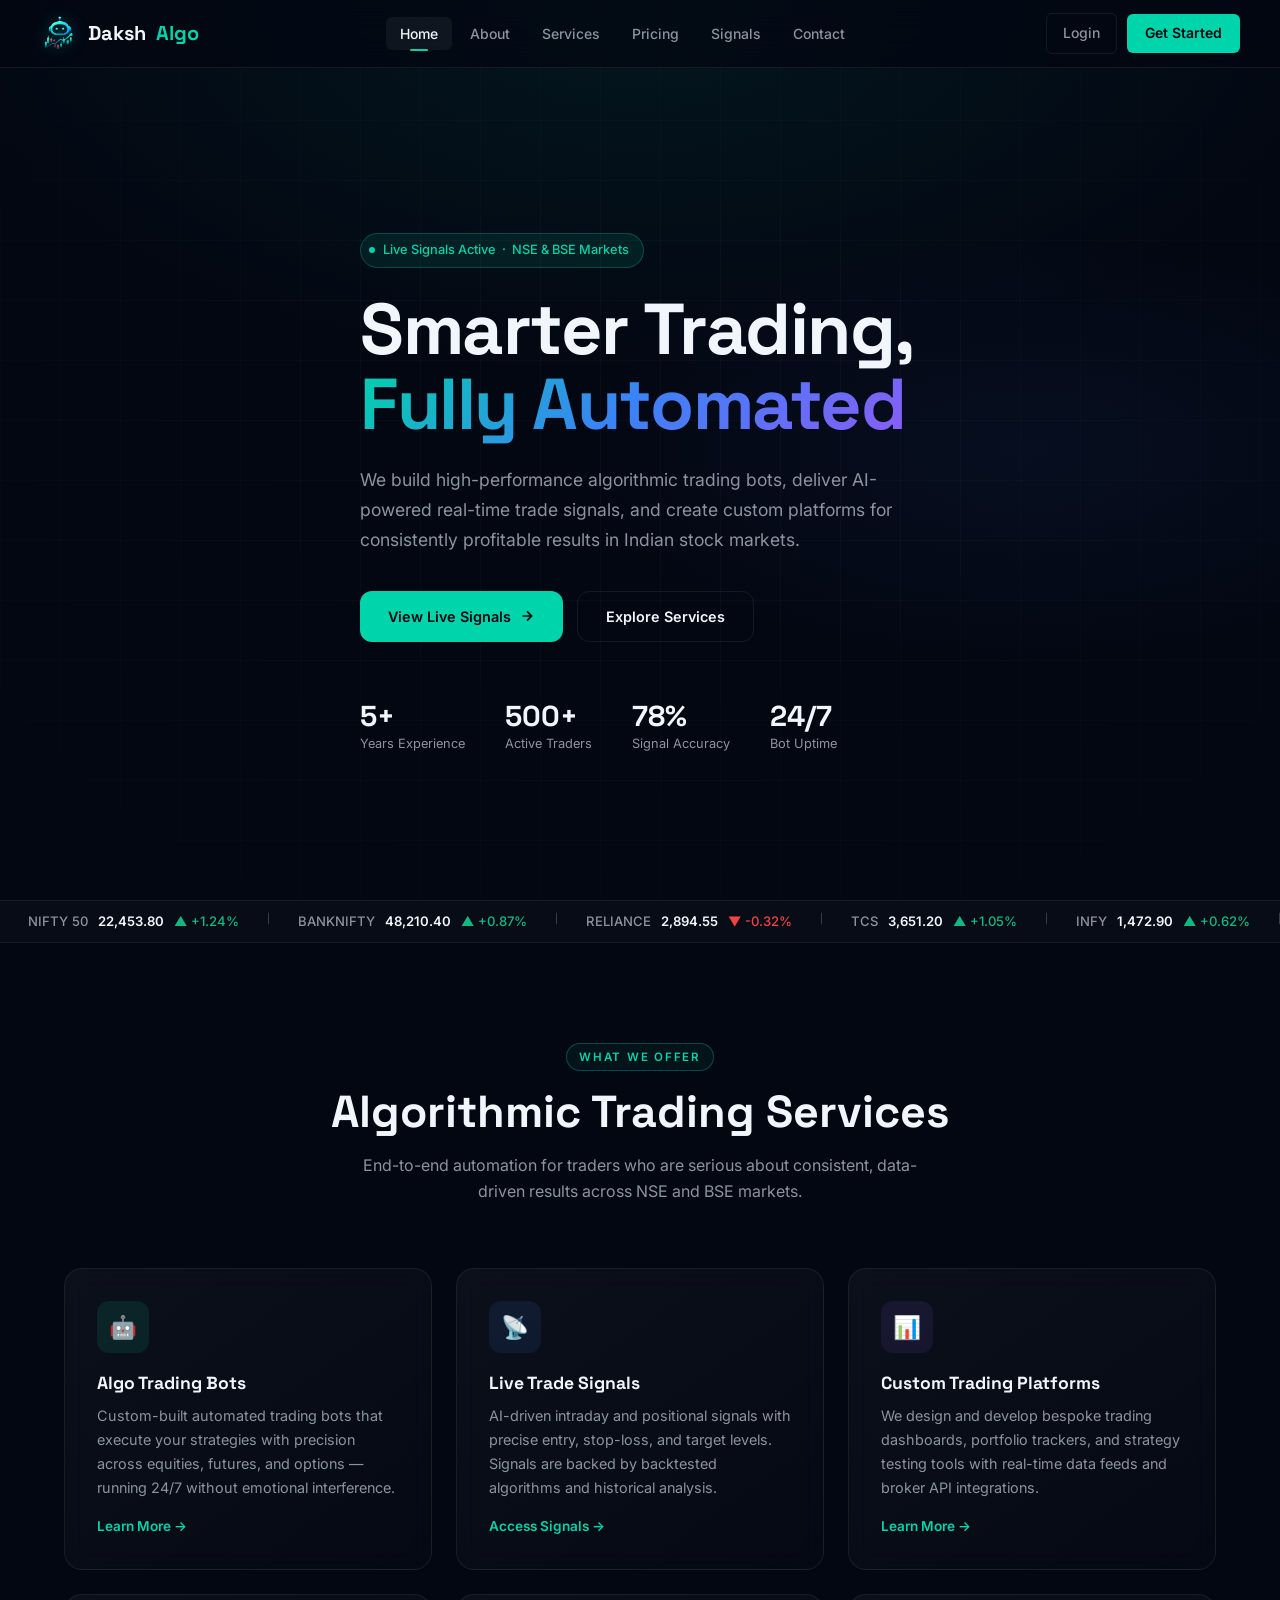
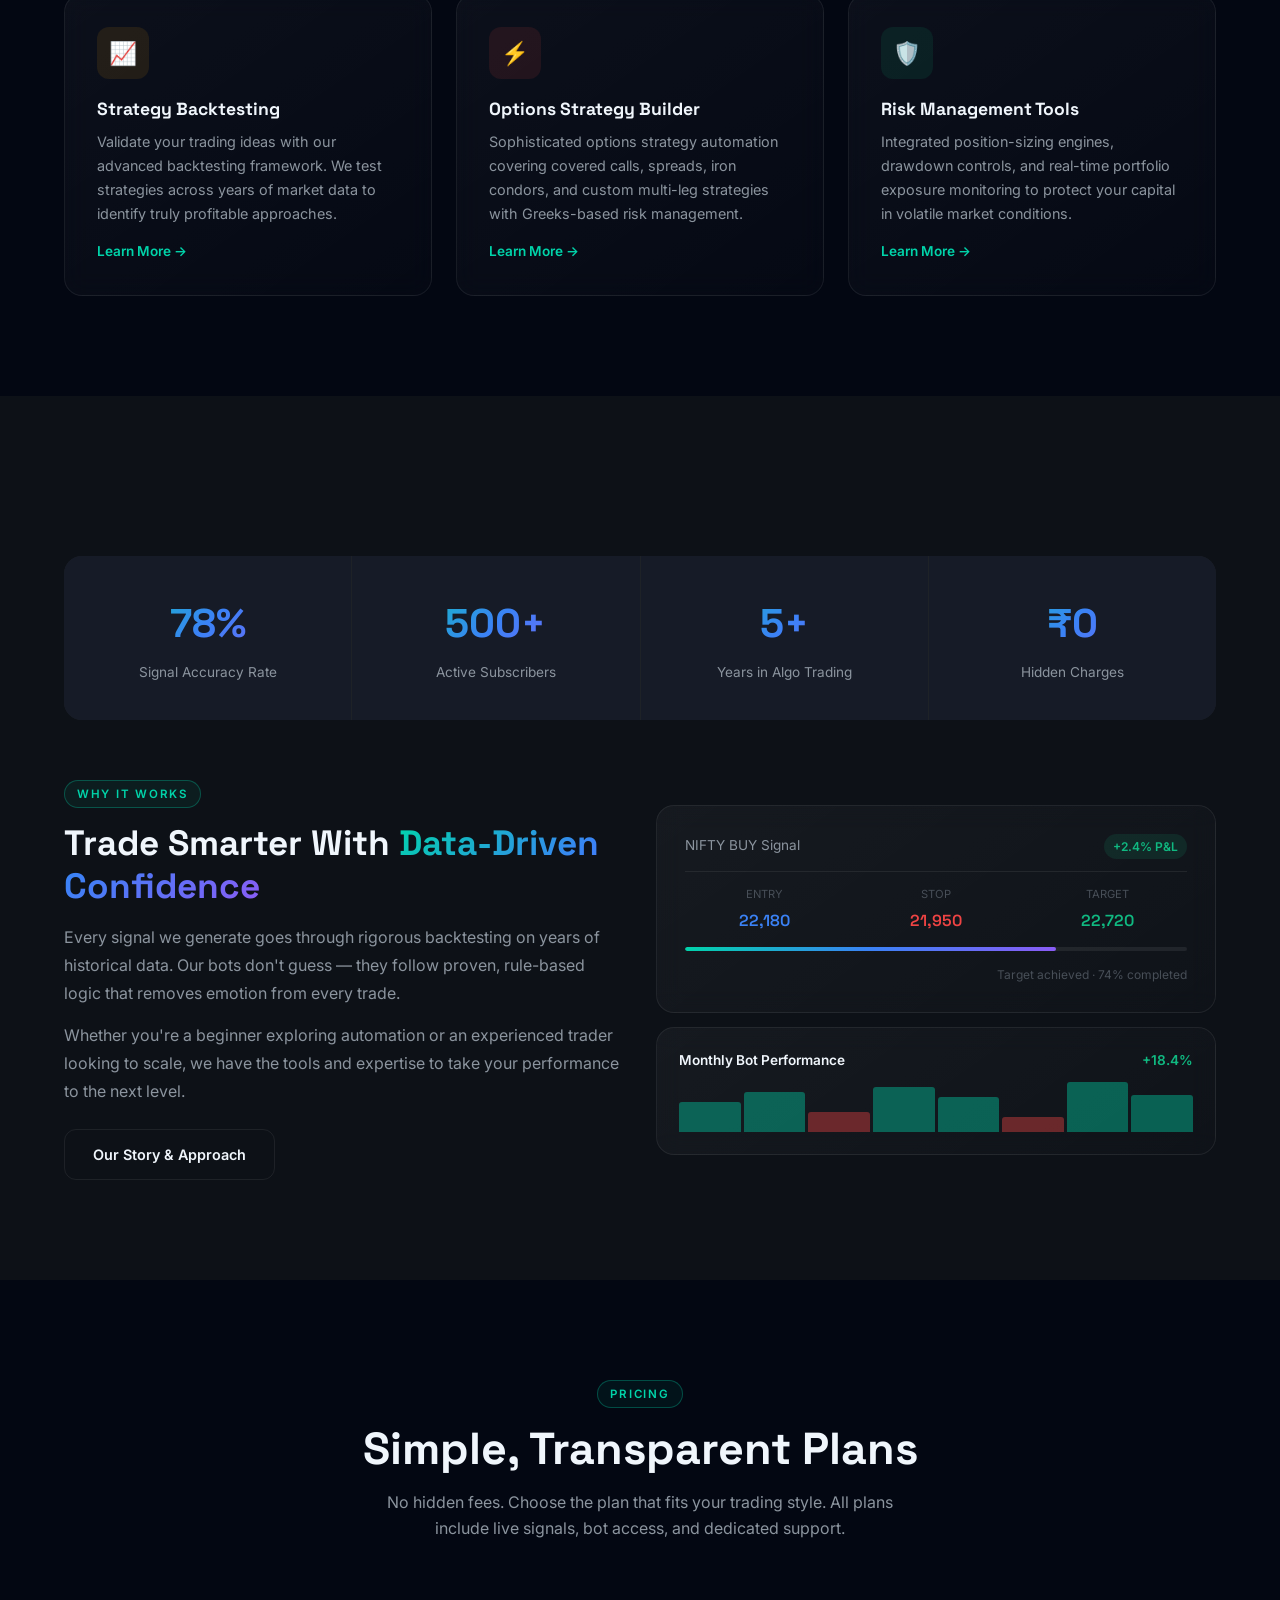
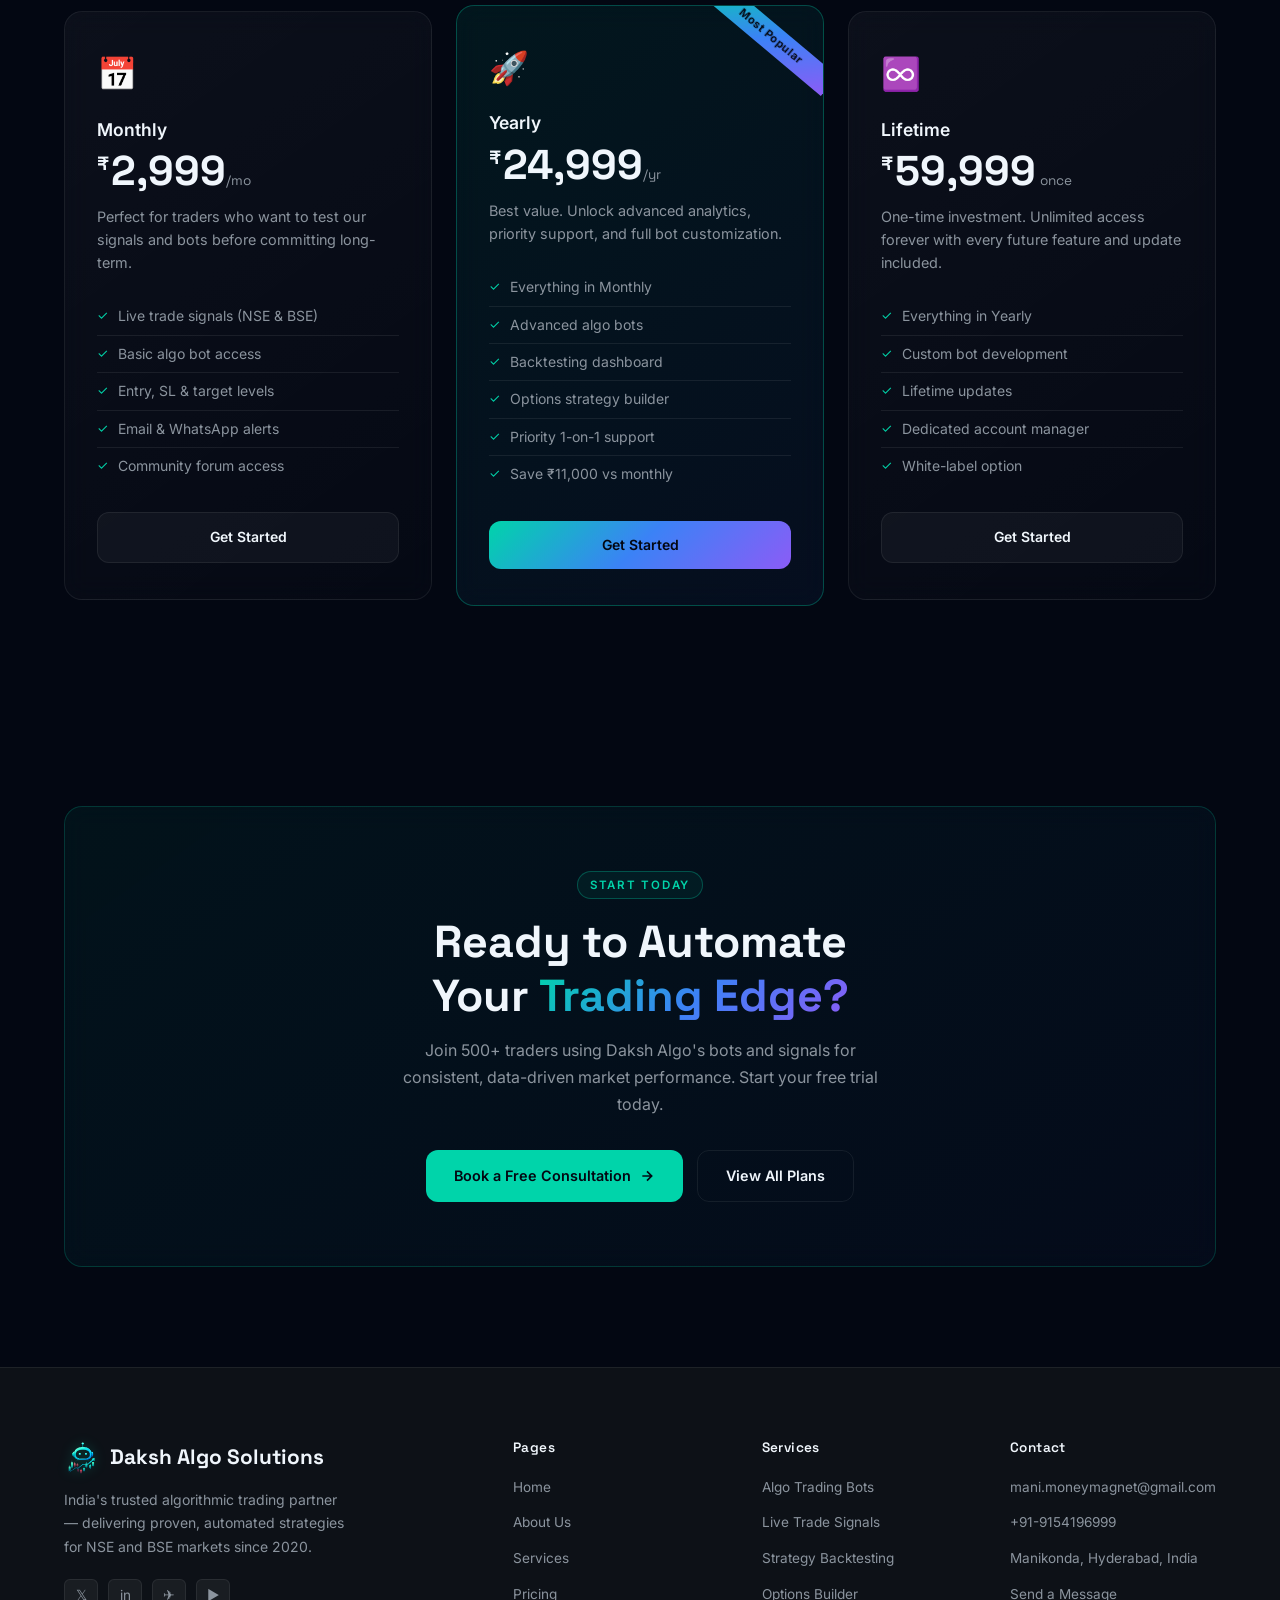
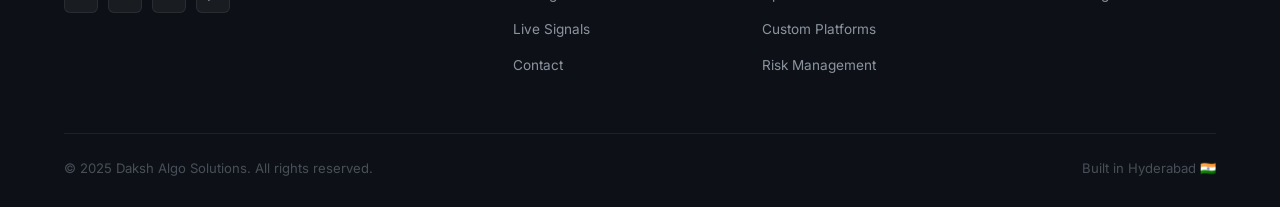
<file: index.html>
<!DOCTYPE html>
<html lang="en">
<head>
  <link rel="icon" type="image/png" href="src/Logo.png">
  <meta charset="UTF-8">
  <meta name="viewport" content="width=device-width, initial-scale=1">
  <meta name="description" content="Daksh Algo Solutions delivers algorithmic trading bots, AI-powered trade signals, and custom automated trading software for smarter investing.">
  <meta name="keywords" content="algorithmic trading, automated trading bots, stock market signals, algo trading India, trading software, NSE BSE signals">
  <meta property="og:title" content="Daksh Algo Solutions | Algorithmic Trading Services">
  <meta property="og:description" content="Smarter algorithmic trading — automated bots, real-time trade signals, and custom platforms built for Indian markets.">
  <title>Daksh Algo Solutions | Algorithmic Trading Services</title>
  <link rel="stylesheet" href="styles.css">
  <link rel="preconnect" href="https://fonts.googleapis.com">
  <link rel="preconnect" href="https://fonts.gstatic.com" crossorigin>
  <link href="https://fonts.googleapis.com/css2?family=Inter:wght@300;400;500;600;700;800;900&family=Space+Grotesk:wght@400;500;600;700&display=swap" rel="stylesheet">
</head>
<body>

  <!-- ====== NAVBAR ====== -->
  <nav class="site-nav" id="siteNav">
    <div class="nav-inner">
      <a class="nav-brand" href="index.html">
        <img src="src/Logo.png" alt="Daksh Algo Logo" class="brand-logo">
        Daksh <span class="accent">Algo</span>
      </a>

      <ul class="nav-links" id="navLinks">
        <li><a href="index.html" class="active">Home</a></li>
        <li><a href="about.html">About</a></li>
        <li><a href="services.html">Services</a></li>
        <li><a href="pricing.html">Pricing</a></li>
        <li><a href="signals.html">Signals</a></li>
        <li><a href="contact.html">Contact</a></li>
      </ul>

      <div class="nav-cta">
        <a href="signals.html" class="btn-nav-login">Login</a>
        <a href="contact.html" class="btn-nav-start">Get Started</a>
        <button class="nav-toggle" id="navToggle" aria-label="Menu">
          <span></span><span></span><span></span>
        </button>
      </div>
    </div>
  </nav>

  <!-- ====== HERO ====== -->
  <section class="hero-home page-content">
    <div class="hero-bg"></div>
    <div class="hero-overlay"></div>
    <div class="hero-grid-lines"></div>

    <div class="container hero-inner">
      <div class="hero-badge fade-up">
        <span class="dot"></span>
        Live Signals Active &nbsp;·&nbsp; NSE &amp; BSE Markets
      </div>

      <h1 class="hero-title fade-up delay-1">
        Smarter Trading,<br>
        <span class="gradient-text">Fully Automated</span>
      </h1>

      <p class="hero-subtitle fade-up delay-2">
        We build high-performance algorithmic trading bots, deliver AI-powered real-time trade signals, and create custom platforms for consistently profitable results in Indian stock markets.
      </p>

      <div class="hero-actions fade-up delay-3">
        <a href="signals.html" class="btn-primary">
          View Live Signals
          <svg width="16" height="16" viewBox="0 0 24 24" fill="none" stroke="currentColor" stroke-width="2.5"><path d="M5 12h14M12 5l7 7-7 7"/></svg>
        </a>
        <a href="services.html" class="btn-secondary">Explore Services</a>
      </div>

      <div class="hero-stats fade-up delay-4">
        <div class="hero-stat-item">
          <div class="stat-number" id="counterTrades">5+</div>
          <div class="stat-label">Years Experience</div>
        </div>
        <div class="hero-stat-item">
          <div class="stat-number">500+</div>
          <div class="stat-label">Active Traders</div>
        </div>
        <div class="hero-stat-item">
          <div class="stat-number">78%</div>
          <div class="stat-label">Signal Accuracy</div>
        </div>
        <div class="hero-stat-item">
          <div class="stat-number">24/7</div>
          <div class="stat-label">Bot Uptime</div>
        </div>
      </div>
    </div>
  </section>

  <!-- ====== LIVE TICKER ====== -->
  <div class="ticker-wrap">
    <div class="ticker-track" id="tickerTrack">
      <span class="ticker-item"><span class="ticker-sym">NIFTY 50</span><span class="ticker-price">22,453.80</span><span class="ticker-change up">▲ +1.24%</span></span>
      <span class="ticker-sep">|</span>
      <span class="ticker-item"><span class="ticker-sym">BANKNIFTY</span><span class="ticker-price">48,210.40</span><span class="ticker-change up">▲ +0.87%</span></span>
      <span class="ticker-sep">|</span>
      <span class="ticker-item"><span class="ticker-sym">RELIANCE</span><span class="ticker-price">2,894.55</span><span class="ticker-change down">▼ -0.32%</span></span>
      <span class="ticker-sep">|</span>
      <span class="ticker-item"><span class="ticker-sym">TCS</span><span class="ticker-price">3,651.20</span><span class="ticker-change up">▲ +1.05%</span></span>
      <span class="ticker-sep">|</span>
      <span class="ticker-item"><span class="ticker-sym">INFY</span><span class="ticker-price">1,472.90</span><span class="ticker-change up">▲ +0.62%</span></span>
      <span class="ticker-sep">|</span>
      <span class="ticker-item"><span class="ticker-sym">HDFC BANK</span><span class="ticker-price">1,682.30</span><span class="ticker-change down">▼ -0.18%</span></span>
      <span class="ticker-sep">|</span>
      <span class="ticker-item"><span class="ticker-sym">ICICI BANK</span><span class="ticker-price">1,124.75</span><span class="ticker-change up">▲ +0.94%</span></span>
      <span class="ticker-sep">|</span>
      <span class="ticker-item"><span class="ticker-sym">WIPRO</span><span class="ticker-price">456.80</span><span class="ticker-change up">▲ +0.41%</span></span>
      <span class="ticker-sep">|</span>
      <span class="ticker-item"><span class="ticker-sym">NIFTY 50</span><span class="ticker-price">22,453.80</span><span class="ticker-change up">▲ +1.24%</span></span>
      <span class="ticker-sep">|</span>
      <span class="ticker-item"><span class="ticker-sym">BANKNIFTY</span><span class="ticker-price">48,210.40</span><span class="ticker-change up">▲ +0.87%</span></span>
      <span class="ticker-sep">|</span>
      <span class="ticker-item"><span class="ticker-sym">RELIANCE</span><span class="ticker-price">2,894.55</span><span class="ticker-change down">▼ -0.32%</span></span>
      <span class="ticker-sep">|</span>
      <span class="ticker-item"><span class="ticker-sym">TCS</span><span class="ticker-price">3,651.20</span><span class="ticker-change up">▲ +1.05%</span></span>
      <span class="ticker-sep">|</span>
      <span class="ticker-item"><span class="ticker-sym">INFY</span><span class="ticker-price">1,472.90</span><span class="ticker-change up">▲ +0.62%</span></span>
      <span class="ticker-sep">|</span>
      <span class="ticker-item"><span class="ticker-sym">HDFC BANK</span><span class="ticker-price">1,682.30</span><span class="ticker-change down">▼ -0.18%</span></span>
      <span class="ticker-sep">|</span>
      <span class="ticker-item"><span class="ticker-sym">ICICI BANK</span><span class="ticker-price">1,124.75</span><span class="ticker-change up">▲ +0.94%</span></span>
      <span class="ticker-sep">|</span>
      <span class="ticker-item"><span class="ticker-sym">WIPRO</span><span class="ticker-price">456.80</span><span class="ticker-change up">▲ +0.41%</span></span>
    </div>
  </div>

  <!-- ====== SERVICES OVERVIEW ====== -->
  <section class="section">
    <div class="container">
      <div class="section-header">
        <div class="section-label fade-up">What We Offer</div>
        <h2 class="fade-up delay-1">Algorithmic Trading Services</h2>
        <p class="fade-up delay-2">End-to-end automation for traders who are serious about consistent, data-driven results across NSE and BSE markets.</p>
      </div>

      <div class="services-grid">
        <div class="glass-card service-card fade-up">
          <div class="service-icon" style="background: rgba(0,212,170,0.1);">🤖</div>
          <h3>Algo Trading Bots</h3>
          <p>Custom-built automated trading bots that execute your strategies with precision across equities, futures, and options — running 24/7 without emotional interference.</p>
          <a href="services.html" class="service-link">Learn More →</a>
        </div>

        <div class="glass-card service-card fade-up delay-1">
          <div class="service-icon" style="background: rgba(59,130,246,0.1);">📡</div>
          <h3>Live Trade Signals</h3>
          <p>AI-driven intraday and positional signals with precise entry, stop-loss, and target levels. Signals are backed by backtested algorithms and historical analysis.</p>
          <a href="signals.html" class="service-link">Access Signals →</a>
        </div>

        <div class="glass-card service-card fade-up delay-2">
          <div class="service-icon" style="background: rgba(139,92,246,0.1);">📊</div>
          <h3>Custom Trading Platforms</h3>
          <p>We design and develop bespoke trading dashboards, portfolio trackers, and strategy testing tools with real-time data feeds and broker API integrations.</p>
          <a href="services.html" class="service-link">Learn More →</a>
        </div>

        <div class="glass-card service-card fade-up delay-3">
          <div class="service-icon" style="background: rgba(245,158,11,0.1);">📈</div>
          <h3>Strategy Backtesting</h3>
          <p>Validate your trading ideas with our advanced backtesting framework. We test strategies across years of market data to identify truly profitable approaches.</p>
          <a href="services.html" class="service-link">Learn More →</a>
        </div>

        <div class="glass-card service-card fade-up delay-1">
          <div class="service-icon" style="background: rgba(239,68,68,0.1);">⚡</div>
          <h3>Options Strategy Builder</h3>
          <p>Sophisticated options strategy automation covering covered calls, spreads, iron condors, and custom multi-leg strategies with Greeks-based risk management.</p>
          <a href="services.html" class="service-link">Learn More →</a>
        </div>

        <div class="glass-card service-card fade-up delay-2">
          <div class="service-icon" style="background: rgba(16,185,129,0.1);">🛡️</div>
          <h3>Risk Management Tools</h3>
          <p>Integrated position-sizing engines, drawdown controls, and real-time portfolio exposure monitoring to protect your capital in volatile market conditions.</p>
          <a href="services.html" class="service-link">Learn More →</a>
        </div>
      </div>
    </div>
  </section>

  <!-- ====== STATS ====== -->
  <section class="section section-alt">
    <div class="container">
      <div class="stats-bar fade-up">
        <div class="stat-block">
          <div class="big-number">78%</div>
          <div class="stat-desc">Signal Accuracy Rate</div>
        </div>
        <div class="stat-block">
          <div class="big-number">500+</div>
          <div class="stat-desc">Active Subscribers</div>
        </div>
        <div class="stat-block">
          <div class="big-number">5+</div>
          <div class="stat-desc">Years in Algo Trading</div>
        </div>
        <div class="stat-block">
          <div class="big-number">₹0</div>
          <div class="stat-desc">Hidden Charges</div>
        </div>
      </div>

      <div style="display: grid; grid-template-columns: 1fr 1fr; gap: 32px; align-items: center;">
        <div class="fade-up">
          <div class="section-label">Why It Works</div>
          <h2 style="font-size: clamp(1.5rem, 3.5vw, 2.2rem); margin-bottom: 16px;">Trade Smarter With <span class="gradient-text">Data-Driven Confidence</span></h2>
          <p style="color: var(--text-secondary); line-height: 1.75; margin-bottom: 14px;">
            Every signal we generate goes through rigorous backtesting on years of historical data. Our bots don't guess — they follow proven, rule-based logic that removes emotion from every trade.
          </p>
          <p style="color: var(--text-secondary); line-height: 1.75; margin-bottom: 24px;">
            Whether you're a beginner exploring automation or an experienced trader looking to scale, we have the tools and expertise to take your performance to the next level.
          </p>
          <a href="about.html" class="btn-secondary">Our Story &amp; Approach</a>
        </div>

        <div class="fade-up delay-2">
          <div class="glass-card" style="padding: 28px;">
            <div style="display: flex; flex-direction: column; gap: 14px;">
              <div style="display: flex; justify-content: space-between; align-items: center; padding-bottom: 12px; border-bottom: 1px solid var(--color-border);">
                <span style="font-size: 0.85rem; color: var(--text-secondary);">NIFTY BUY Signal</span>
                <span style="font-size: 0.75rem; font-weight: 600; color: var(--color-success); background: rgba(16,185,129,0.12); padding: 3px 9px; border-radius: 100px;">+2.4% P&amp;L</span>
              </div>
              <div style="display: grid; grid-template-columns: 1fr 1fr 1fr; gap: 12px; text-align: center;">
                <div>
                  <div style="font-size: 0.7rem; color: var(--text-muted); text-transform: uppercase; margin-bottom: 4px;">Entry</div>
                  <div style="font-family: 'Space Grotesk'; font-size: 1rem; font-weight: 600; color: #3b82f6;">22,180</div>
                </div>
                <div>
                  <div style="font-size: 0.7rem; color: var(--text-muted); text-transform: uppercase; margin-bottom: 4px;">Stop</div>
                  <div style="font-family: 'Space Grotesk'; font-size: 1rem; font-weight: 600; color: #ef4444;">21,950</div>
                </div>
                <div>
                  <div style="font-size: 0.7rem; color: var(--text-muted); text-transform: uppercase; margin-bottom: 4px;">Target</div>
                  <div style="font-family: 'Space Grotesk'; font-size: 1rem; font-weight: 600; color: #10b981;">22,720</div>
                </div>
              </div>
              <div style="height: 4px; background: var(--color-border); border-radius: 2px; overflow: hidden;">
                <div style="width: 74%; height: 100%; background: var(--gradient-brand); border-radius: 2px;"></div>
              </div>
              <div style="font-size: 0.75rem; color: var(--text-muted); text-align: right;">Target achieved · 74% completed</div>
            </div>
          </div>

          <div class="glass-card" style="padding: 22px; margin-top: 14px;">
            <div style="display: flex; justify-content: space-between; margin-bottom: 10px;">
              <div style="font-size: 0.85rem; font-weight: 600;">Monthly Bot Performance</div>
              <div style="font-size: 0.85rem; color: var(--color-success); font-weight: 600;">+18.4%</div>
            </div>
            <div style="display: flex; gap: 3px; align-items: flex-end; height: 50px;">
              <div style="flex: 1; background: rgba(0,212,170,0.4); border-radius: 3px 3px 0 0; height: 60%;"></div>
              <div style="flex: 1; background: rgba(0,212,170,0.4); border-radius: 3px 3px 0 0; height: 80%;"></div>
              <div style="flex: 1; background: rgba(239,68,68,0.4); border-radius: 3px 3px 0 0; height: 40%;"></div>
              <div style="flex: 1; background: rgba(0,212,170,0.4); border-radius: 3px 3px 0 0; height: 90%;"></div>
              <div style="flex: 1; background: rgba(0,212,170,0.4); border-radius: 3px 3px 0 0; height: 70%;"></div>
              <div style="flex: 1; background: rgba(239,68,68,0.4); border-radius: 3px 3px 0 0; height: 30%;"></div>
              <div style="flex: 1; background: rgba(0,212,170,0.4); border-radius: 3px 3px 0 0; height: 100%;"></div>
              <div style="flex: 1; background: rgba(0,212,170,0.4); border-radius: 3px 3px 0 0; height: 75%;"></div>
            </div>
          </div>
        </div>
      </div>
    </div>
  </section>

  <!-- ====== PRICING PREVIEW ====== -->
  <section class="section">
    <div class="container">
      <div class="section-header">
        <div class="section-label fade-up">Pricing</div>
        <h2 class="fade-up delay-1">Simple, Transparent Plans</h2>
        <p class="fade-up delay-2">No hidden fees. Choose the plan that fits your trading style. All plans include live signals, bot access, and dedicated support.</p>
      </div>

      <div class="pricing-grid">
        <!-- Monthly -->
        <div class="glass-card pricing-card fade-up">
          <div class="plan-icon">📅</div>
          <div class="plan-name">Monthly</div>
          <div class="plan-price"><span class="currency">₹</span>2,999<span class="period">/mo</span></div>
          <div class="plan-desc">Perfect for traders who want to test our signals and bots before committing long-term.</div>
          <ul class="plan-features">
            <li><span class="check">✓</span> Live trade signals (NSE &amp; BSE)</li>
            <li><span class="check">✓</span> Basic algo bot access</li>
            <li><span class="check">✓</span> Entry, SL &amp; target levels</li>
            <li><span class="check">✓</span> Email &amp; WhatsApp alerts</li>
            <li><span class="check">✓</span> Community forum access</li>
          </ul>
          <a href="pricing.html" class="plan-btn">Get Started</a>
        </div>

        <!-- Yearly (Featured) -->
        <div class="glass-card pricing-card featured fade-up delay-1">
          <div class="plan-icon">🚀</div>
          <div class="plan-name">Yearly</div>
          <div class="plan-price"><span class="currency">₹</span>24,999<span class="period">/yr</span></div>
          <div class="plan-desc">Best value. Unlock advanced analytics, priority support, and full bot customization.</div>
          <ul class="plan-features">
            <li><span class="check">✓</span> Everything in Monthly</li>
            <li><span class="check">✓</span> Advanced algo bots</li>
            <li><span class="check">✓</span> Backtesting dashboard</li>
            <li><span class="check">✓</span> Options strategy builder</li>
            <li><span class="check">✓</span> Priority 1-on-1 support</li>
            <li><span class="check">✓</span> Save ₹11,000 vs monthly</li>
          </ul>
          <a href="pricing.html" class="plan-btn">Get Started</a>
        </div>

        <!-- Lifetime -->
        <div class="glass-card pricing-card fade-up delay-2">
          <div class="plan-icon">♾️</div>
          <div class="plan-name">Lifetime</div>
          <div class="plan-price"><span class="currency">₹</span>59,999<span class="period"> once</span></div>
          <div class="plan-desc">One-time investment. Unlimited access forever with every future feature and update included.</div>
          <ul class="plan-features">
            <li><span class="check">✓</span> Everything in Yearly</li>
            <li><span class="check">✓</span> Custom bot development</li>
            <li><span class="check">✓</span> Lifetime updates</li>
            <li><span class="check">✓</span> Dedicated account manager</li>
            <li><span class="check">✓</span> White-label option</li>
          </ul>
          <a href="pricing.html" class="plan-btn">Get Started</a>
        </div>
      </div>
    </div>
  </section>

  <!-- ====== CTA BANNER ====== -->
  <section class="section">
    <div class="container">
      <div class="glass-card" style="padding: 64px 48px; text-align: center; background: linear-gradient(145deg, rgba(0,212,170,0.06), rgba(59,130,246,0.04)); border-color: rgba(0,212,170,0.2);">
        <div class="section-label fade-up" style="margin: 0 auto 16px;">Start Today</div>
        <h2 style="font-size: clamp(1.8rem, 4vw, 2.8rem); margin-bottom: 14px;" class="fade-up delay-1">
          Ready to Automate<br>Your <span class="gradient-text">Trading Edge?</span>
        </h2>
        <p style="color: var(--text-secondary); max-width: 480px; margin: 0 auto 32px; line-height: 1.7;" class="fade-up delay-2">
          Join 500+ traders using Daksh Algo's bots and signals for consistent, data-driven market performance. Start your free trial today.
        </p>
        <div style="display: flex; gap: 14px; justify-content: center; flex-wrap: wrap;" class="fade-up delay-3">
          <a href="contact.html" class="btn-primary">
            Book a Free Consultation
            <svg width="16" height="16" viewBox="0 0 24 24" fill="none" stroke="currentColor" stroke-width="2.5"><path d="M5 12h14M12 5l7 7-7 7"/></svg>
          </a>
          <a href="pricing.html" class="btn-secondary">View All Plans</a>
        </div>
      </div>
    </div>
  </section>

  <!-- ====== FOOTER ====== -->
  <footer class="site-footer">
    <div class="container">
      <div class="footer-grid">
        <div class="footer-brand">
          <div class="brand-name">
            <img src="src/Logo.png" alt="Daksh Algo Logo" class="icon">
            Daksh Algo Solutions
          </div>
          <p>India's trusted algorithmic trading partner — delivering proven, automated strategies for NSE and BSE markets since 2020.</p>
          <div class="footer-socials">
            <a href="#" class="social-btn" aria-label="Twitter">𝕏</a>
            <a href="#" class="social-btn" aria-label="LinkedIn">in</a>
            <a href="#" class="social-btn" aria-label="Telegram">✈</a>
            <a href="#" class="social-btn" aria-label="YouTube">▶</a>
          </div>
        </div>

        <div class="footer-col">
          <h5>Pages</h5>
          <ul>
            <li><a href="index.html">Home</a></li>
            <li><a href="about.html">About Us</a></li>
            <li><a href="services.html">Services</a></li>
            <li><a href="pricing.html">Pricing</a></li>
            <li><a href="signals.html">Live Signals</a></li>
            <li><a href="contact.html">Contact</a></li>
          </ul>
        </div>

        <div class="footer-col">
          <h5>Services</h5>
          <ul>
            <li><a href="services.html">Algo Trading Bots</a></li>
            <li><a href="services.html">Live Trade Signals</a></li>
            <li><a href="services.html">Strategy Backtesting</a></li>
            <li><a href="services.html">Options Builder</a></li>
            <li><a href="services.html">Custom Platforms</a></li>
            <li><a href="services.html">Risk Management</a></li>
          </ul>
        </div>

        <div class="footer-col">
          <h5>Contact</h5>
          <ul>
            <li><a href="mailto:mani.moneymagnet@gmail.com">mani.moneymagnet@gmail.com</a></li>
            <li><a href="tel:+919154196999">+91-9154196999</a></li>
            <li><a href="#">Manikonda, Hyderabad, India</a></li>
            <li><a href="contact.html">Send a Message</a></li>
          </ul>
        </div>
      </div>

      <div class="footer-bottom">
        <span>© 2025 Daksh Algo Solutions. All rights reserved.</span>
        <span>Built in Hyderabad 🇮🇳</span>
      </div>
    </div>
  </footer>

  <script>
    // Navbar scroll effect
    const nav = document.getElementById('siteNav');
    window.addEventListener('scroll', () => {
      nav.classList.toggle('scrolled', window.scrollY > 40);
    });

    // Mobile menu toggle
    const toggle = document.getElementById('navToggle');
    const links  = document.getElementById('navLinks');
    toggle.addEventListener('click', () => {
      links.classList.toggle('open');
    });

    // Intersection Observer for fade-up animations
    const observer = new IntersectionObserver((entries) => {
      entries.forEach(e => {
        if (e.isIntersecting) {
          e.target.classList.add('visible');
          observer.unobserve(e.target);
        }
      });
    }, { threshold: 0.12 });

    document.querySelectorAll('.fade-up').forEach(el => observer.observe(el));
  </script>

</body>
</html>
</file>
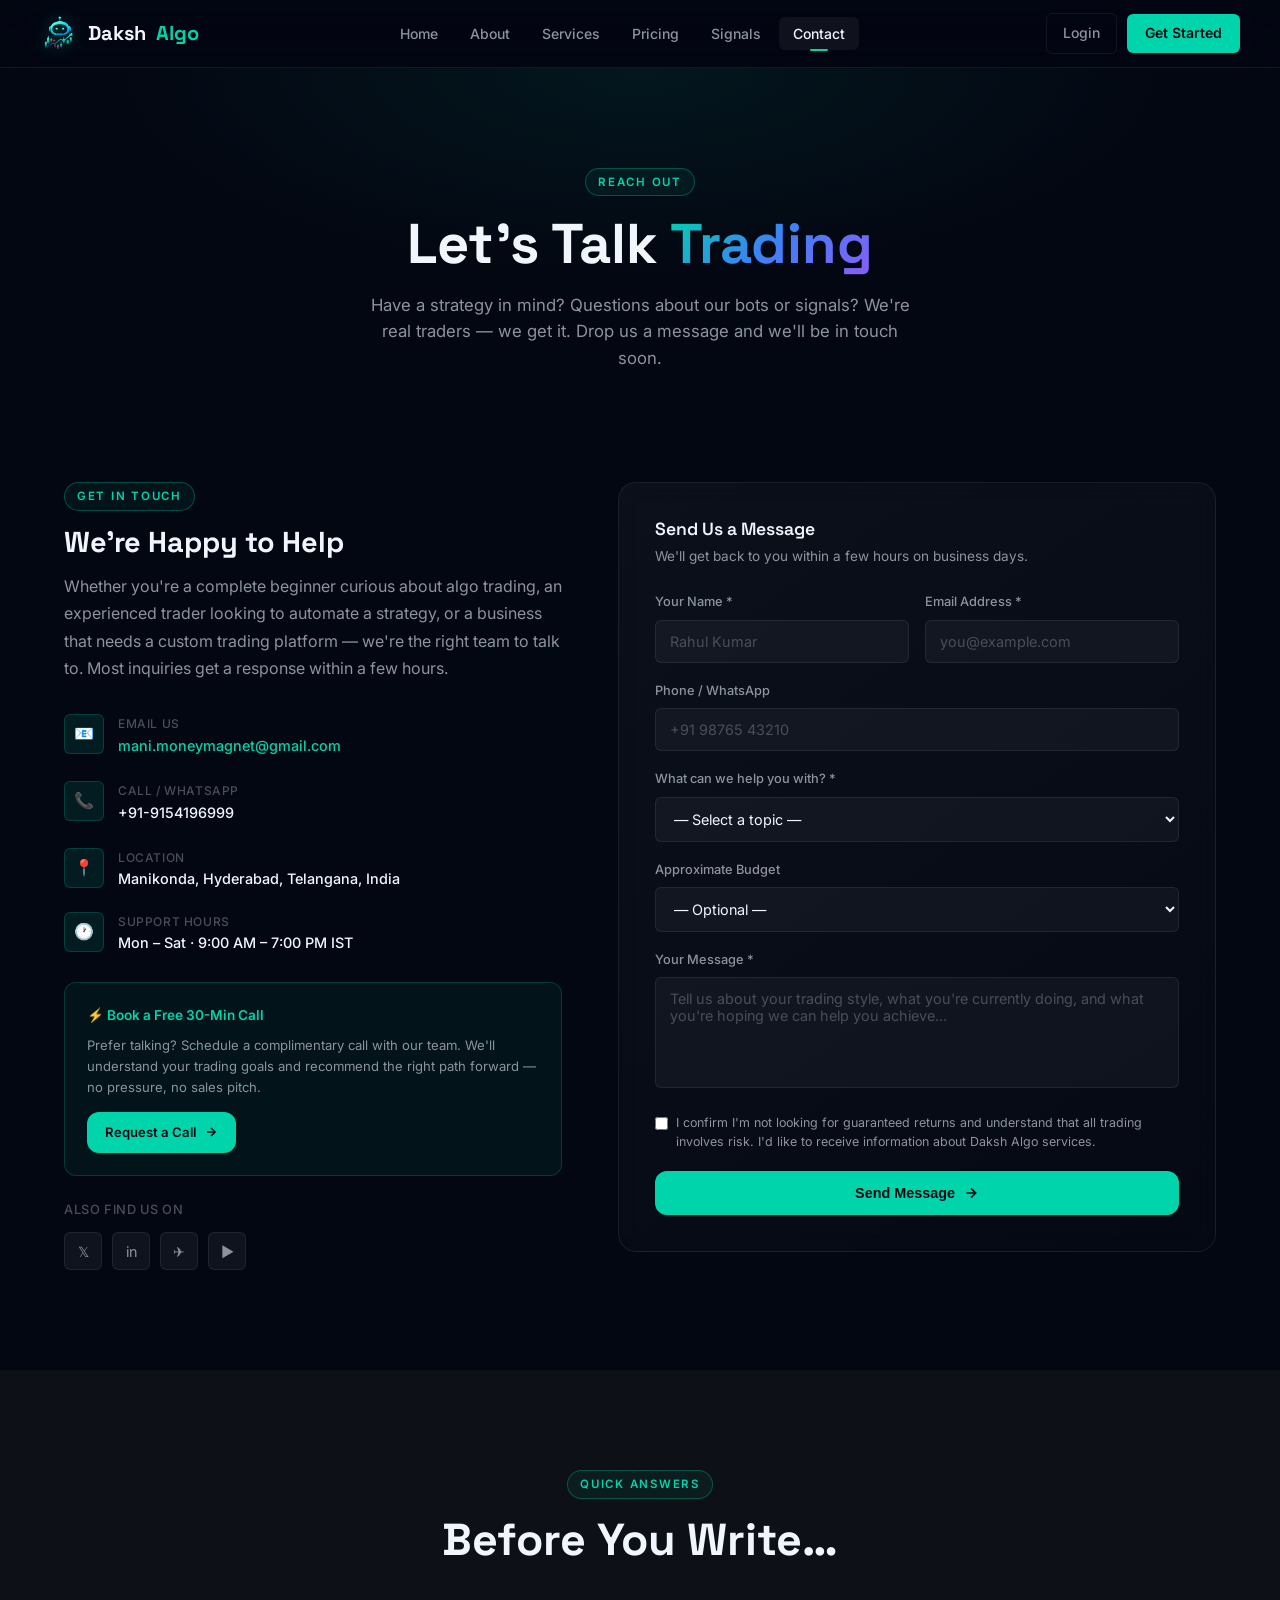
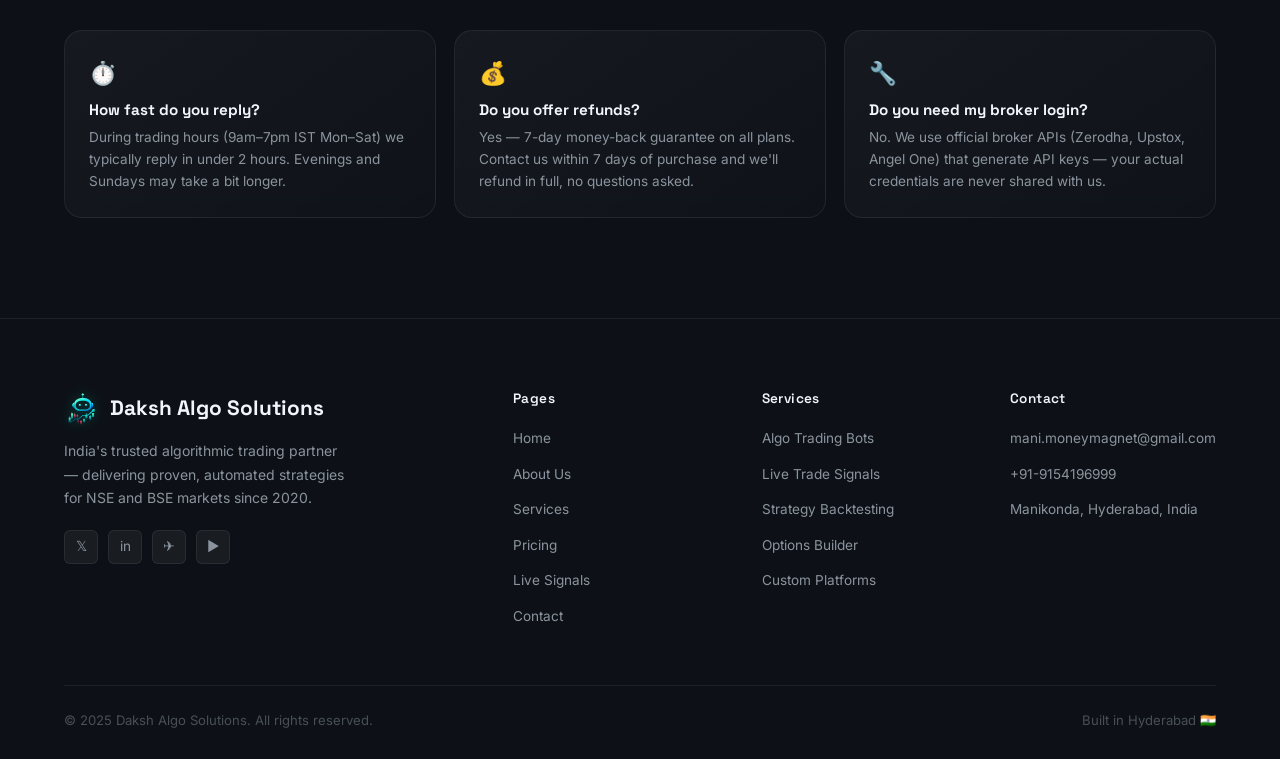
<file: contact.html>
<!DOCTYPE html>
<html lang="en">
<head>
  <link rel="icon" type="image/png" href="src/Logo.png">
  <meta charset="UTF-8">
  <meta name="viewport" content="width=device-width, initial-scale=1">
  <meta name="description" content="Contact Daksh Algo Solutions for algorithmic trading support, custom bot development, or to learn more about our live trade signal subscription plans.">
  <meta name="keywords" content="contact algo trading India, Daksh Algo support, trading bot inquiry, custom algo platform Hyderabad">
  <title>Contact Us | Daksh Algo Solutions</title>
  <link rel="stylesheet" href="styles.css">
  <link rel="preconnect" href="https://fonts.googleapis.com">
  <link rel="preconnect" href="https://fonts.gstatic.com" crossorigin>
  <link href="https://fonts.googleapis.com/css2?family=Inter:wght@300;400;500;600;700;800;900&family=Space+Grotesk:wght@400;500;600;700&display=swap" rel="stylesheet">
</head>
<body>

  <!-- ====== NAVBAR ====== -->
  <nav class="site-nav" id="siteNav">
    <div class="nav-inner">
      <a class="nav-brand" href="index.html">
        <img src="src/Logo.png" alt="Daksh Algo Logo" class="brand-logo">
        Daksh <span class="accent">Algo</span>
      </a>
      <ul class="nav-links" id="navLinks">
        <li><a href="index.html">Home</a></li>
        <li><a href="about.html">About</a></li>
        <li><a href="services.html">Services</a></li>
        <li><a href="pricing.html">Pricing</a></li>
        <li><a href="signals.html">Signals</a></li>
        <li><a href="contact.html" class="active">Contact</a></li>
      </ul>
      <div class="nav-cta">
        <a href="signals.html" class="btn-nav-login">Login</a>
        <a href="contact.html" class="btn-nav-start">Get Started</a>
        <button class="nav-toggle" id="navToggle" aria-label="Menu">
          <span></span><span></span><span></span>
        </button>
      </div>
    </div>
  </nav>

  <div class="page-content">

    <!-- ====== PAGE HERO ====== -->
    <header class="page-hero">
      <div class="container">
        <div class="section-label fade-up">Reach Out</div>
        <h1 class="fade-up delay-1">Let's Talk <span class="gradient-text">Trading</span></h1>
        <p class="fade-up delay-2">Have a strategy in mind? Questions about our bots or signals? We're real traders — we get it. Drop us a message and we'll be in touch soon.</p>
      </div>
    </header>

    <!-- ====== CONTACT SECTION ====== -->
    <section class="section" style="padding-top: 40px;">
      <div class="container">
        <div class="contact-grid">

          <!-- Info Side -->
          <div class="contact-info fade-up">
            <div class="section-label" style="margin-bottom: 14px;">Get in Touch</div>
            <h3>We're Happy to Help</h3>
            <p>
              Whether you're a complete beginner curious about algo trading, an experienced trader looking to automate a strategy, or a business that needs a custom trading platform — we're the right team to talk to. Most inquiries get a response within a few hours.
            </p>

            <div class="contact-item">
              <div class="contact-item-icon">📧</div>
              <div class="contact-item-text">
                <div class="label">Email Us</div>
                <a href="mailto:mani.moneymagnet@gmail.com" class="value" style="color: var(--color-accent);">mani.moneymagnet@gmail.com</a>
              </div>
            </div>

            <div class="contact-item">
              <div class="contact-item-icon">📞</div>
              <div class="contact-item-text">
                <div class="label">Call / WhatsApp</div>
                <a href="tel:+919154196999" class="value" style="color: var(--text-primary);">+91-9154196999</a>
              </div>
            </div>

            <div class="contact-item">
              <div class="contact-item-icon">📍</div>
              <div class="contact-item-text">
                <div class="label">Location</div>
                <div class="value">Manikonda, Hyderabad, Telangana, India</div>
              </div>
            </div>

            <div class="contact-item">
              <div class="contact-item-icon">🕐</div>
              <div class="contact-item-text">
                <div class="label">Support Hours</div>
                <div class="value">Mon – Sat · 9:00 AM – 7:00 PM IST</div>
              </div>
            </div>

            <div style="margin-top: 28px; padding: 22px; background: rgba(0,212,170,0.06); border: 1px solid rgba(0,212,170,0.2); border-radius: var(--radius-md);">
              <div style="font-size: 0.85rem; font-weight: 600; margin-bottom: 8px; color: var(--color-accent);">⚡ Book a Free 30-Min Call</div>
              <p style="font-size: 0.82rem; color: var(--text-secondary); line-height: 1.6; margin-bottom: 14px;">
                Prefer talking? Schedule a complimentary call with our team. We'll understand your trading goals and recommend the right path forward — no pressure, no sales pitch.
              </p>
              <a href="mailto:mani.moneymagnet@gmail.com?subject=Free%20Consultation%20Request&body=Hi,%20I%27d%20like%20to%20schedule%20a%20free%2030-minute%20consultation." class="btn-primary" style="font-size: 0.82rem; padding: 10px 18px;">
                Request a Call
                <svg width="14" height="14" viewBox="0 0 24 24" fill="none" stroke="currentColor" stroke-width="2.5"><path d="M5 12h14M12 5l7 7-7 7"/></svg>
              </a>
            </div>

            <div style="margin-top: 24px;">
              <div style="font-size: 0.8rem; color: var(--text-muted); margin-bottom: 12px; font-weight: 500; letter-spacing: 0.05em; text-transform: uppercase;">Also find us on</div>
              <div style="display: flex; gap: 10px;">
                <a href="#" class="social-btn" style="width: 38px; height: 38px; font-size: 0.9rem;">𝕏</a>
                <a href="#" class="social-btn" style="width: 38px; height: 38px; font-size: 0.9rem;">in</a>
                <a href="#" class="social-btn" style="width: 38px; height: 38px; font-size: 0.9rem;">✈</a>
                <a href="#" class="social-btn" style="width: 38px; height: 38px; font-size: 0.9rem;">▶</a>
              </div>
            </div>
          </div>

          <!-- Form Side -->
          <div class="fade-up delay-2">
            <div class="glass-card contact-form">
              <h4 style="font-size: 1.1rem; font-weight: 600; margin-bottom: 6px;">Send Us a Message</h4>
              <p style="font-size: 0.85rem; color: var(--text-secondary); margin-bottom: 24px;">We'll get back to you within a few hours on business days.</p>

              <form id="contactForm" onsubmit="handleContact(event)">
                <div class="form-row">
                  <div class="form-group">
                    <label for="cName">Your Name *</label>
                    <input type="text" id="cName" placeholder="Rahul Kumar" required>
                  </div>
                  <div class="form-group">
                    <label for="cEmail">Email Address *</label>
                    <input type="email" id="cEmail" placeholder="you@example.com" required>
                  </div>
                </div>

                <div class="form-group">
                  <label for="cPhone">Phone / WhatsApp</label>
                  <input type="tel" id="cPhone" placeholder="+91 98765 43210">
                </div>

                <div class="form-group">
                  <label for="cTopic">What can we help you with? *</label>
                  <select id="cTopic" required>
                    <option value="">— Select a topic —</option>
                    <option value="signals">Live Trade Signals Subscription</option>
                    <option value="bot">Algo Bot Development</option>
                    <option value="platform">Custom Trading Platform</option>
                    <option value="backtesting">Strategy Backtesting</option>
                    <option value="options">Options Strategy Builder</option>
                    <option value="demo">Request a Demo</option>
                    <option value="other">Something else</option>
                  </select>
                </div>

                <div class="form-group">
                  <label for="cBudget">Approximate Budget</label>
                  <select id="cBudget">
                    <option value="">— Optional —</option>
                    <option value="monthly">₹2,999/mo (Monthly Plan)</option>
                    <option value="yearly">₹24,999/yr (Yearly Plan)</option>
                    <option value="lifetime">₹59,999 (Lifetime Plan)</option>
                    <option value="custom">Custom / Negotiable</option>
                  </select>
                </div>

                <div class="form-group">
                  <label for="cMsg">Your Message *</label>
                  <textarea id="cMsg" rows="5" placeholder="Tell us about your trading style, what you're currently doing, and what you're hoping we can help you achieve..." required></textarea>
                </div>

                <div style="display: flex; align-items: flex-start; gap: 8px; margin-bottom: 20px;">
                  <input type="checkbox" id="cConsent" required style="margin-top: 3px; flex-shrink: 0;">
                  <label for="cConsent" style="font-size: 0.78rem; color: var(--text-secondary); line-height: 1.5;">I confirm I'm not looking for guaranteed returns and understand that all trading involves risk. I'd like to receive information about Daksh Algo services.</label>
                </div>

                <button type="submit" class="btn-primary" style="width: 100%; justify-content: center;" id="submitBtn">
                  Send Message
                  <svg width="16" height="16" viewBox="0 0 24 24" fill="none" stroke="currentColor" stroke-width="2.5"><path d="M5 12h14M12 5l7 7-7 7"/></svg>
                </button>

                <div id="formSuccess" style="display: none; margin-top: 16px; padding: 14px; background: rgba(16,185,129,0.1); border: 1px solid rgba(16,185,129,0.3); border-radius: var(--radius-sm); font-size: 0.875rem; color: var(--color-success); text-align: center;">
                  ✓ Message sent! We'll get back to you within a few hours.
                </div>
              </form>
            </div>
          </div>

        </div>
      </div>
    </section>

    <!-- ====== FAQ ROW ====== -->
    <section class="section section-alt">
      <div class="container">
        <div class="section-header">
          <div class="section-label fade-up">Quick Answers</div>
          <h2 class="fade-up delay-1">Before You Write…</h2>
        </div>

        <div style="display: grid; grid-template-columns: 1fr 1fr 1fr; gap: 18px;">
          <div class="glass-card fade-up" style="padding: 24px;">
            <div style="font-size: 1.4rem; margin-bottom: 10px;">⏱️</div>
            <h4 style="font-size: 0.95rem; margin-bottom: 8px;">How fast do you reply?</h4>
            <p style="font-size: 0.85rem; color: var(--text-secondary); line-height: 1.6;">During trading hours (9am–7pm IST Mon–Sat) we typically reply in under 2 hours. Evenings and Sundays may take a bit longer.</p>
          </div>
          <div class="glass-card fade-up delay-1" style="padding: 24px;">
            <div style="font-size: 1.4rem; margin-bottom: 10px;">💰</div>
            <h4 style="font-size: 0.95rem; margin-bottom: 8px;">Do you offer refunds?</h4>
            <p style="font-size: 0.85rem; color: var(--text-secondary); line-height: 1.6;">Yes — 7-day money-back guarantee on all plans. Contact us within 7 days of purchase and we'll refund in full, no questions asked.</p>
          </div>
          <div class="glass-card fade-up delay-2" style="padding: 24px;">
            <div style="font-size: 1.4rem; margin-bottom: 10px;">🔧</div>
            <h4 style="font-size: 0.95rem; margin-bottom: 8px;">Do you need my broker login?</h4>
            <p style="font-size: 0.85rem; color: var(--text-secondary); line-height: 1.6;">No. We use official broker APIs (Zerodha, Upstox, Angel One) that generate API keys — your actual credentials are never shared with us.</p>
          </div>
        </div>
      </div>
    </section>

  </div>

  <!-- ====== FOOTER ====== -->
  <footer class="site-footer">
    <div class="container">
      <div class="footer-grid">
        <div class="footer-brand">
          <div class="brand-name"><img src="src/Logo.png" alt="Daksh Algo Logo" class="icon">Daksh Algo Solutions</div>
          <p>India's trusted algorithmic trading partner — delivering proven, automated strategies for NSE and BSE markets since 2020.</p>
          <div class="footer-socials">
            <a href="#" class="social-btn">𝕏</a>
            <a href="#" class="social-btn">in</a>
            <a href="#" class="social-btn">✈</a>
            <a href="#" class="social-btn">▶</a>
          </div>
        </div>
        <div class="footer-col">
          <h5>Pages</h5>
          <ul>
            <li><a href="index.html">Home</a></li>
            <li><a href="about.html">About Us</a></li>
            <li><a href="services.html">Services</a></li>
            <li><a href="pricing.html">Pricing</a></li>
            <li><a href="signals.html">Live Signals</a></li>
            <li><a href="contact.html">Contact</a></li>
          </ul>
        </div>
        <div class="footer-col">
          <h5>Services</h5>
          <ul>
            <li><a href="services.html">Algo Trading Bots</a></li>
            <li><a href="services.html">Live Trade Signals</a></li>
            <li><a href="services.html">Strategy Backtesting</a></li>
            <li><a href="services.html">Options Builder</a></li>
            <li><a href="services.html">Custom Platforms</a></li>
          </ul>
        </div>
        <div class="footer-col">
          <h5>Contact</h5>
          <ul>
            <li><a href="mailto:mani.moneymagnet@gmail.com">mani.moneymagnet@gmail.com</a></li>
            <li><a href="tel:+919154196999">+91-9154196999</a></li>
            <li><a href="#">Manikonda, Hyderabad, India</a></li>
          </ul>
        </div>
      </div>
      <div class="footer-bottom">
        <span>© 2025 Daksh Algo Solutions. All rights reserved.</span>
        <span>Built in Hyderabad 🇮🇳</span>
      </div>
    </div>
  </footer>

  <script>
    const nav = document.getElementById('siteNav');
    window.addEventListener('scroll', () => nav.classList.toggle('scrolled', window.scrollY > 40));
    const toggle = document.getElementById('navToggle');
    const links  = document.getElementById('navLinks');
    toggle.addEventListener('click', () => links.classList.toggle('open'));

    function handleContact(e) {
      e.preventDefault();
      const btn = document.getElementById('submitBtn');
      btn.textContent = 'Sending…';
      btn.disabled = true;
      setTimeout(() => {
        document.getElementById('formSuccess').style.display = 'block';
        btn.textContent = 'Message Sent ✓';
        btn.style.background = 'var(--color-success)';
        document.getElementById('contactForm').querySelectorAll('input, textarea, select').forEach(el => {
          if (el.type !== 'checkbox') el.value = '';
        });
      }, 1200);
    }

    const observer = new IntersectionObserver((entries) => {
      entries.forEach(e => { if (e.isIntersecting) { e.target.classList.add('visible'); observer.unobserve(e.target); } });
    }, { threshold: 0.12 });
    document.querySelectorAll('.fade-up').forEach(el => observer.observe(el));
  </script>

</body>
</html>
</file>
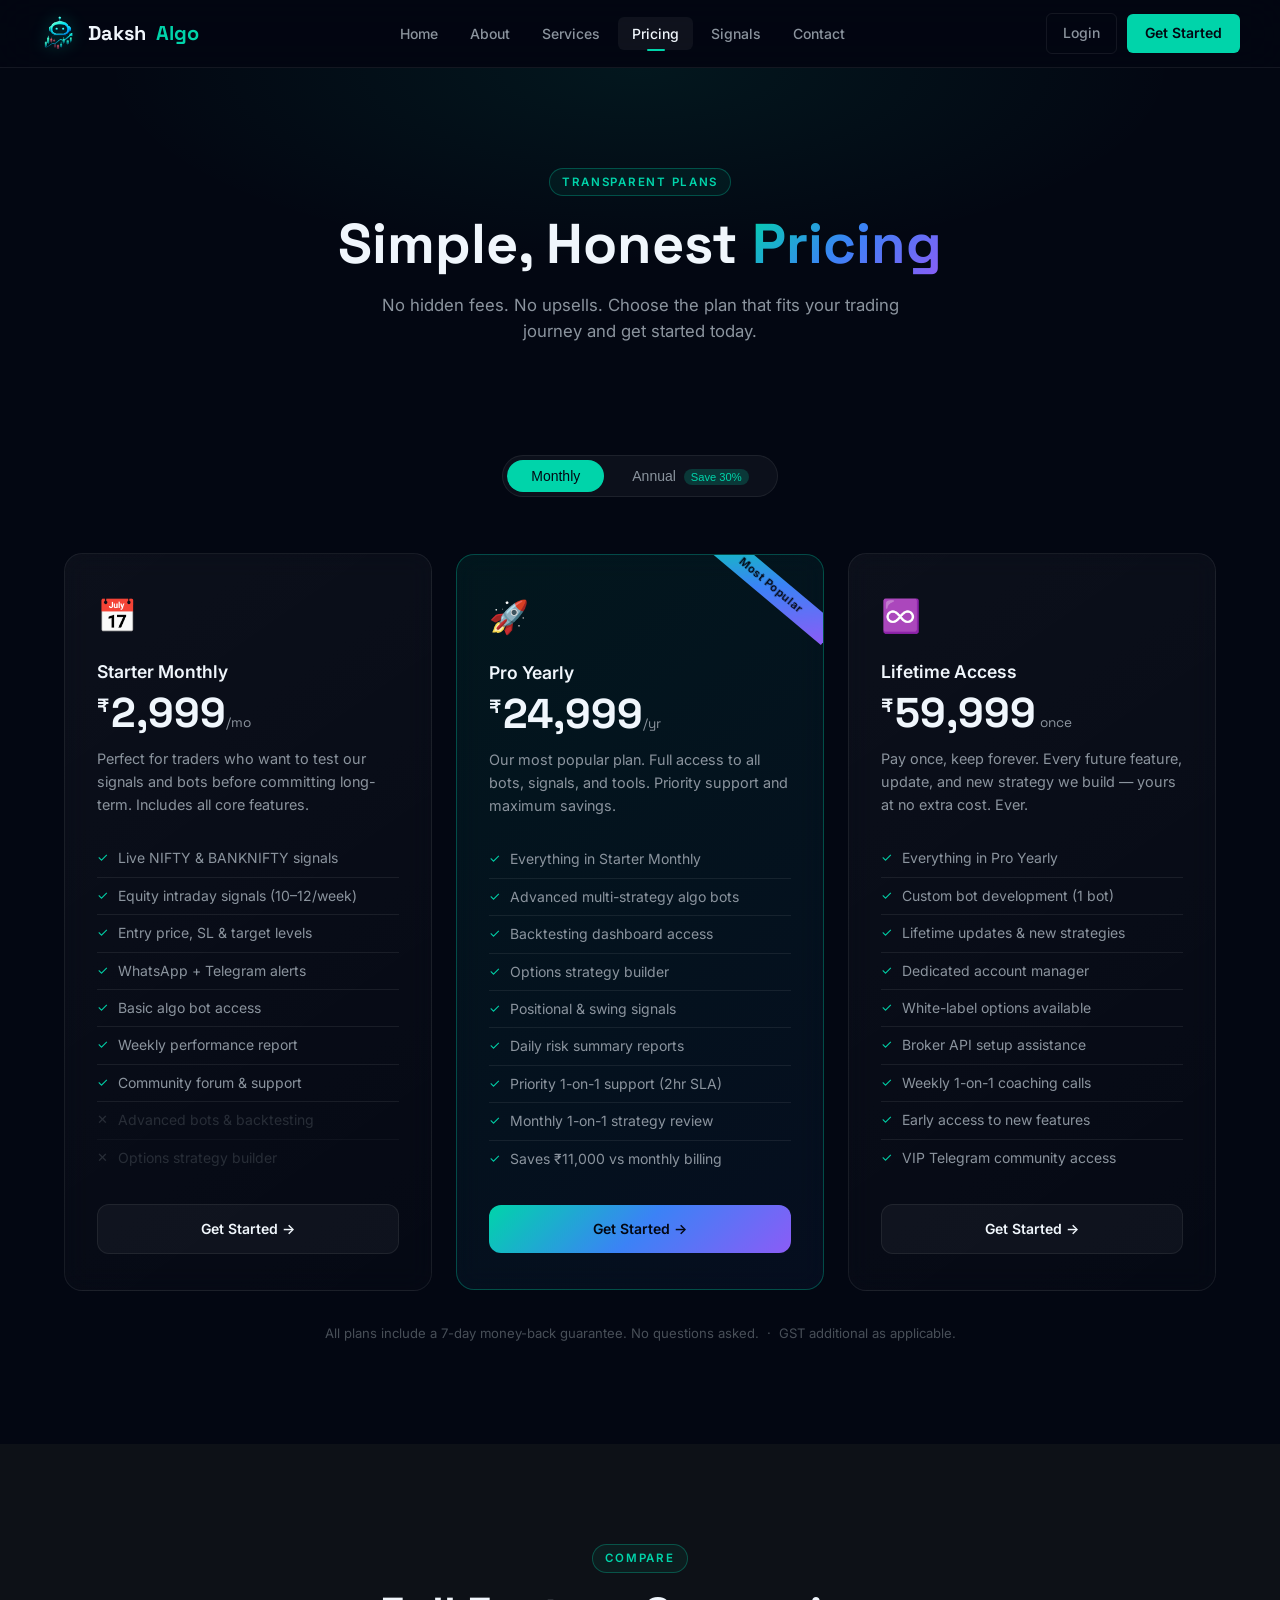
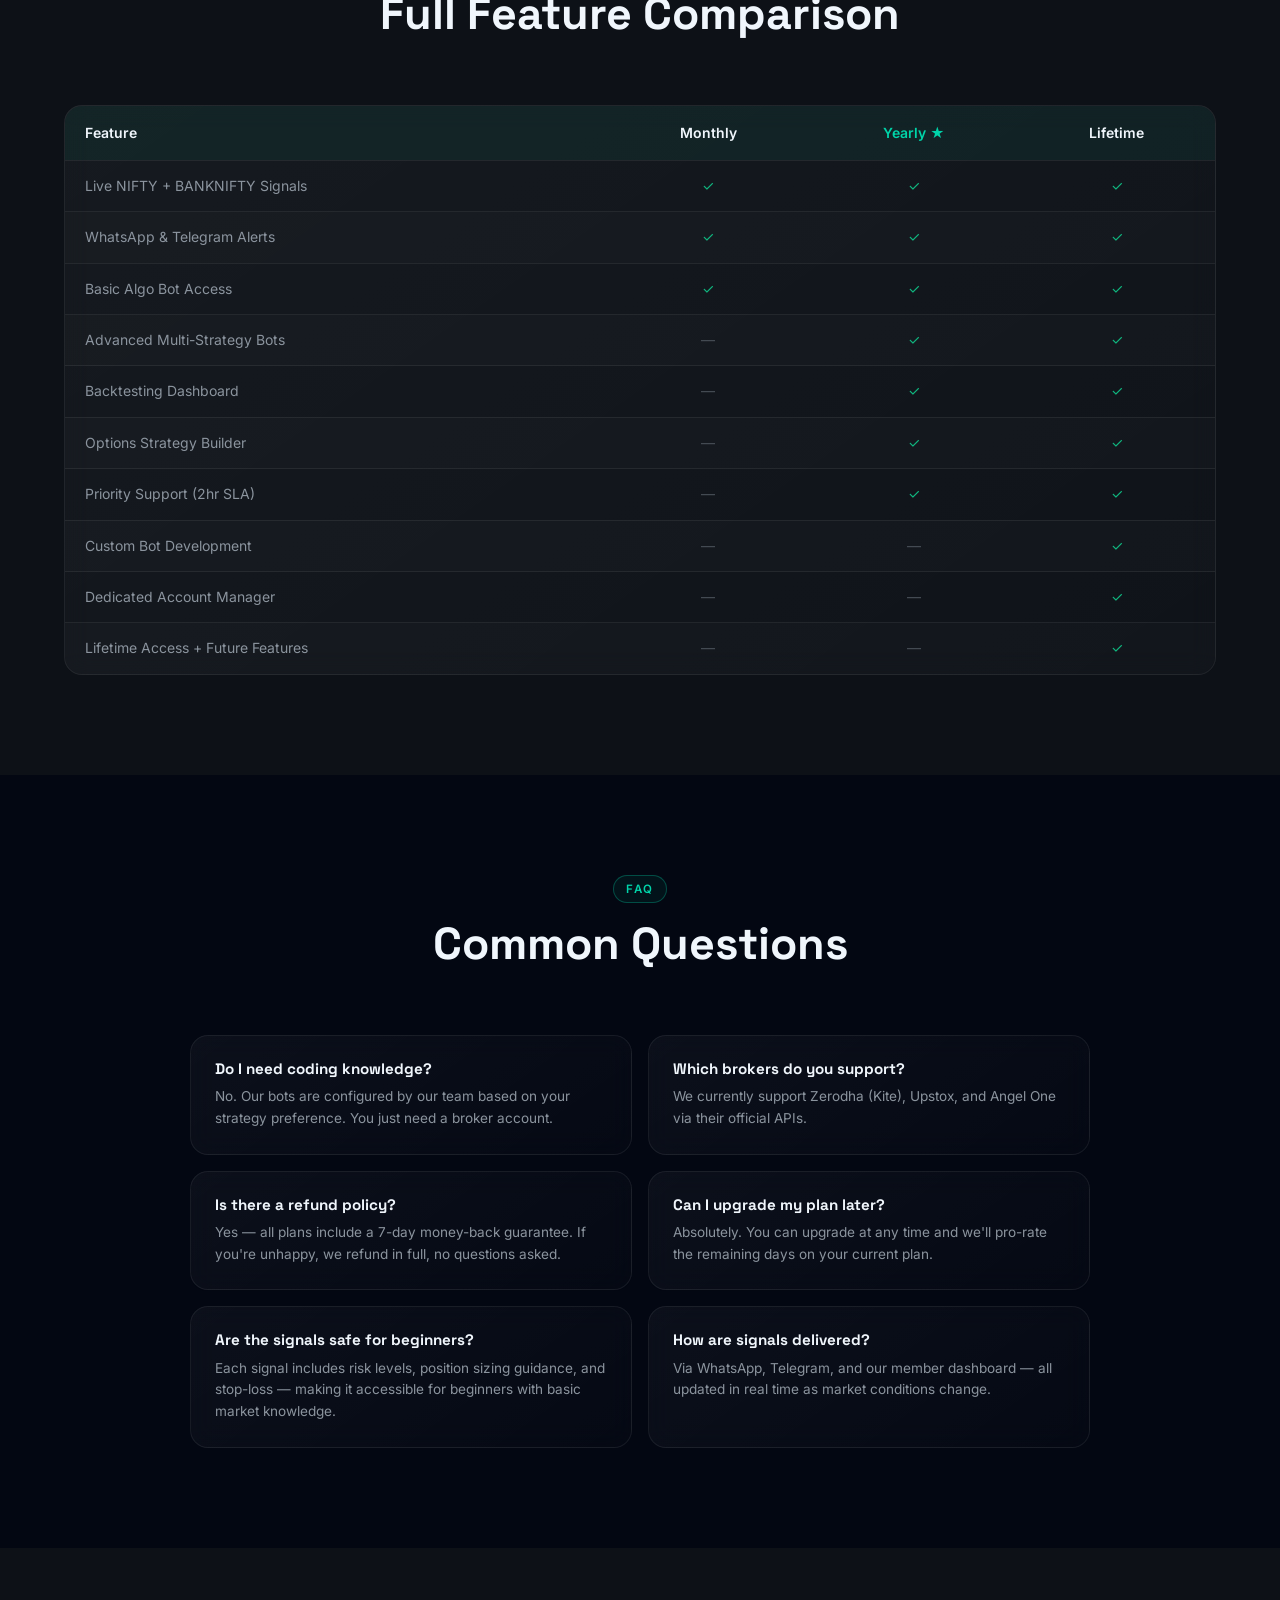
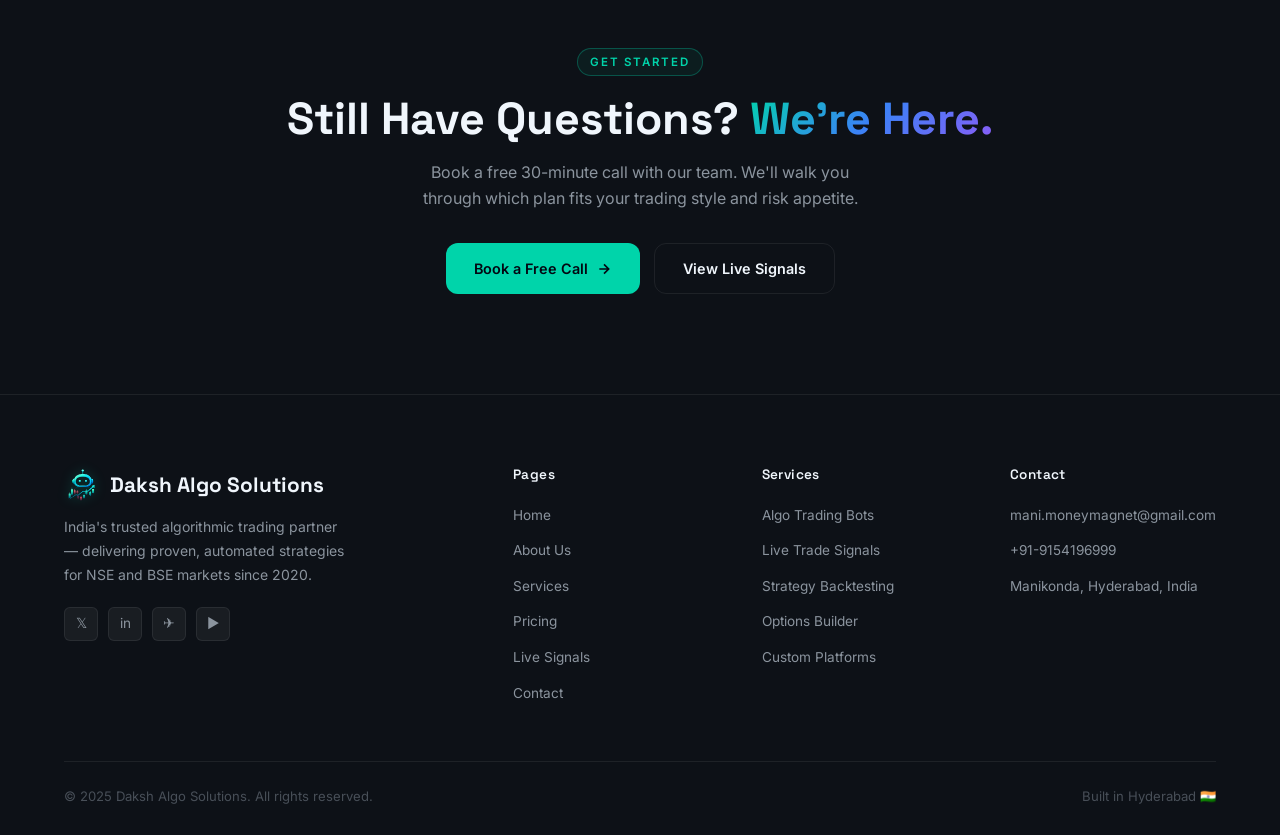
<file: pricing.html>
<!DOCTYPE html>
<html lang="en">
<head>
  <link rel="icon" type="image/png" href="src/Logo.png">
  <meta charset="UTF-8">
  <meta name="viewport" content="width=device-width, initial-scale=1">
  <meta name="description" content="Flexible pricing plans for algorithmic trading signals and bots from Daksh Algo Solutions. Monthly, Yearly, and Lifetime options with full feature access.">
  <meta name="keywords" content="algo trading pricing India, trading signals subscription, trading bot plans, algorithmic trading cost">
  <title>Pricing | Algo Trading Subscription Plans - Daksh Algo</title>
  <link rel="stylesheet" href="styles.css">
  <link rel="preconnect" href="https://fonts.googleapis.com">
  <link rel="preconnect" href="https://fonts.gstatic.com" crossorigin>
  <link href="https://fonts.googleapis.com/css2?family=Inter:wght@300;400;500;600;700;800;900&family=Space+Grotesk:wght@400;500;600;700&display=swap" rel="stylesheet">
</head>
<body>

  <!-- ====== NAVBAR ====== -->
  <nav class="site-nav" id="siteNav">
    <div class="nav-inner">
      <a class="nav-brand" href="index.html">
        <img src="src/Logo.png" alt="Daksh Algo Logo" class="brand-logo">
        Daksh <span class="accent">Algo</span>
      </a>
      <ul class="nav-links" id="navLinks">
        <li><a href="index.html">Home</a></li>
        <li><a href="about.html">About</a></li>
        <li><a href="services.html">Services</a></li>
        <li><a href="pricing.html" class="active">Pricing</a></li>
        <li><a href="signals.html">Signals</a></li>
        <li><a href="contact.html">Contact</a></li>
      </ul>
      <div class="nav-cta">
        <a href="signals.html" class="btn-nav-login">Login</a>
        <a href="contact.html" class="btn-nav-start">Get Started</a>
        <button class="nav-toggle" id="navToggle" aria-label="Menu">
          <span></span><span></span><span></span>
        </button>
      </div>
    </div>
  </nav>

  <div class="page-content">

    <!-- ====== PAGE HERO ====== -->
    <header class="page-hero">
      <div class="container">
        <div class="section-label fade-up">Transparent Plans</div>
        <h1 class="fade-up delay-1">Simple, Honest <span class="gradient-text">Pricing</span></h1>
        <p class="fade-up delay-2">No hidden fees. No upsells. Choose the plan that fits your trading journey and get started today.</p>
      </div>
    </header>

    <!-- ====== BILLING TOGGLE ====== -->
    <section class="section" style="padding-top: 40px;">
      <div class="container">

        <div style="display: flex; justify-content: center; margin-bottom: 56px;" class="fade-up">
          <div style="display: flex; background: rgba(255,255,255,0.04); border: 1px solid var(--color-border); border-radius: 100px; padding: 4px; gap: 4px;">
            <button id="btnMonthly" onclick="setFreq('monthly')" style="padding: 8px 24px; border-radius: 100px; font-size: 0.875rem; font-weight: 500; cursor: pointer; border: none; transition: all 0.2s; background: var(--color-accent); color: var(--color-bg);">Monthly</button>
            <button id="btnAnnual" onclick="setFreq('annual')" style="padding: 8px 24px; border-radius: 100px; font-size: 0.875rem; font-weight: 500; cursor: pointer; border: none; transition: all 0.2s; background: transparent; color: var(--text-secondary);">
              Annual <span style="background: rgba(0,212,170,0.2); color: var(--color-accent); font-size: 0.7rem; padding: 2px 7px; border-radius: 100px; margin-left: 4px;">Save 30%</span>
            </button>
          </div>
        </div>

        <!-- PRICING CARDS -->
        <div class="pricing-grid">

          <!-- Monthly Plan -->
          <div class="glass-card pricing-card fade-up">
            <div class="plan-icon">📅</div>
            <div class="plan-name">Starter Monthly</div>
            <div class="plan-price" id="price-monthly">
              <span class="currency">₹</span><span class="price-num">2,999</span><span class="period">/mo</span>
            </div>
            <div class="plan-desc">Perfect for traders who want to test our signals and bots before committing long-term. Includes all core features.</div>
            <ul class="plan-features">
              <li><span class="check">✓</span> Live NIFTY &amp; BANKNIFTY signals</li>
              <li><span class="check">✓</span> Equity intraday signals (10–12/week)</li>
              <li><span class="check">✓</span> Entry price, SL &amp; target levels</li>
              <li><span class="check">✓</span> WhatsApp + Telegram alerts</li>
              <li><span class="check">✓</span> Basic algo bot access</li>
              <li><span class="check">✓</span> Weekly performance report</li>
              <li><span class="check">✓</span> Community forum &amp; support</li>
              <li style="color: var(--text-muted); opacity: 0.5;"><span class="check" style="color: var(--text-muted);">✕</span> Advanced bots &amp; backtesting</li>
              <li style="color: var(--text-muted); opacity: 0.5;"><span class="check" style="color: var(--text-muted);">✕</span> Options strategy builder</li>
            </ul>
            <a href="contact.html" class="plan-btn">Get Started →</a>
          </div>

          <!-- Yearly Plan (Featured) -->
          <div class="glass-card pricing-card featured fade-up delay-1">
            <div class="plan-icon">🚀</div>
            <div class="plan-name">Pro Yearly</div>
            <div class="plan-price" id="price-yearly">
              <span class="currency">₹</span><span class="price-num">24,999</span><span class="period">/yr</span>
            </div>
            <div class="plan-desc">Our most popular plan. Full access to all bots, signals, and tools. Priority support and maximum savings.</div>
            <ul class="plan-features">
              <li><span class="check">✓</span> Everything in Starter Monthly</li>
              <li><span class="check">✓</span> Advanced multi-strategy algo bots</li>
              <li><span class="check">✓</span> Backtesting dashboard access</li>
              <li><span class="check">✓</span> Options strategy builder</li>
              <li><span class="check">✓</span> Positional &amp; swing signals</li>
              <li><span class="check">✓</span> Daily risk summary reports</li>
              <li><span class="check">✓</span> Priority 1-on-1 support (2hr SLA)</li>
              <li><span class="check">✓</span> Monthly 1-on-1 strategy review</li>
              <li><span class="check">✓</span> Saves ₹11,000 vs monthly billing</li>
            </ul>
            <a href="contact.html" class="plan-btn">Get Started →</a>
          </div>

          <!-- Lifetime Plan -->
          <div class="glass-card pricing-card fade-up delay-2">
            <div class="plan-icon">♾️</div>
            <div class="plan-name">Lifetime Access</div>
            <div class="plan-price" id="price-lifetime">
              <span class="currency">₹</span><span class="price-num">59,999</span><span class="period"> once</span>
            </div>
            <div class="plan-desc">Pay once, keep forever. Every future feature, update, and new strategy we build — yours at no extra cost. Ever.</div>
            <ul class="plan-features">
              <li><span class="check">✓</span> Everything in Pro Yearly</li>
              <li><span class="check">✓</span> Custom bot development (1 bot)</li>
              <li><span class="check">✓</span> Lifetime updates &amp; new strategies</li>
              <li><span class="check">✓</span> Dedicated account manager</li>
              <li><span class="check">✓</span> White-label options available</li>
              <li><span class="check">✓</span> Broker API setup assistance</li>
              <li><span class="check">✓</span> Weekly 1-on-1 coaching calls</li>
              <li><span class="check">✓</span> Early access to new features</li>
              <li><span class="check">✓</span> VIP Telegram community access</li>
            </ul>
            <a href="contact.html" class="plan-btn">Get Started →</a>
          </div>

        </div>

        <!-- Feature comparison note -->
        <p style="text-align: center; font-size: 0.82rem; color: var(--text-muted); margin-top: 32px;" class="fade-up">
          All plans include a 7-day money-back guarantee. No questions asked. &nbsp;·&nbsp; GST additional as applicable.
        </p>

      </div>
    </section>

    <!-- ====== FEATURE COMPARISON TABLE ====== -->
    <section class="section section-alt">
      <div class="container">
        <div class="section-header">
          <div class="section-label fade-up">Compare</div>
          <h2 class="fade-up delay-1">Full Feature Comparison</h2>
        </div>

        <div class="glass-card fade-up" style="overflow: hidden;">
          <table style="width: 100%; border-collapse: collapse; font-size: 0.875rem;">
            <thead>
              <tr style="background: rgba(0,212,170,0.06); border-bottom: 1px solid var(--color-border);">
                <th style="padding: 16px 20px; text-align: left; font-weight: 600; color: var(--text-primary);">Feature</th>
                <th style="padding: 16px 20px; text-align: center; font-weight: 600; color: var(--text-primary);">Monthly</th>
                <th style="padding: 16px 20px; text-align: center; font-weight: 600; color: var(--color-accent);">Yearly ★</th>
                <th style="padding: 16px 20px; text-align: center; font-weight: 600; color: var(--text-primary);">Lifetime</th>
              </tr>
            </thead>
            <tbody>
              <tr style="border-bottom: 1px solid var(--color-border);">
                <td style="padding: 14px 20px; color: var(--text-secondary);">Live NIFTY + BANKNIFTY Signals</td>
                <td style="padding: 14px 20px; text-align: center; color: var(--color-success);">✓</td>
                <td style="padding: 14px 20px; text-align: center; color: var(--color-success);">✓</td>
                <td style="padding: 14px 20px; text-align: center; color: var(--color-success);">✓</td>
              </tr>
              <tr style="border-bottom: 1px solid var(--color-border); background: rgba(255,255,255,0.01);">
                <td style="padding: 14px 20px; color: var(--text-secondary);">WhatsApp &amp; Telegram Alerts</td>
                <td style="padding: 14px 20px; text-align: center; color: var(--color-success);">✓</td>
                <td style="padding: 14px 20px; text-align: center; color: var(--color-success);">✓</td>
                <td style="padding: 14px 20px; text-align: center; color: var(--color-success);">✓</td>
              </tr>
              <tr style="border-bottom: 1px solid var(--color-border);">
                <td style="padding: 14px 20px; color: var(--text-secondary);">Basic Algo Bot Access</td>
                <td style="padding: 14px 20px; text-align: center; color: var(--color-success);">✓</td>
                <td style="padding: 14px 20px; text-align: center; color: var(--color-success);">✓</td>
                <td style="padding: 14px 20px; text-align: center; color: var(--color-success);">✓</td>
              </tr>
              <tr style="border-bottom: 1px solid var(--color-border); background: rgba(255,255,255,0.01);">
                <td style="padding: 14px 20px; color: var(--text-secondary);">Advanced Multi-Strategy Bots</td>
                <td style="padding: 14px 20px; text-align: center; color: var(--text-muted);">—</td>
                <td style="padding: 14px 20px; text-align: center; color: var(--color-success);">✓</td>
                <td style="padding: 14px 20px; text-align: center; color: var(--color-success);">✓</td>
              </tr>
              <tr style="border-bottom: 1px solid var(--color-border);">
                <td style="padding: 14px 20px; color: var(--text-secondary);">Backtesting Dashboard</td>
                <td style="padding: 14px 20px; text-align: center; color: var(--text-muted);">—</td>
                <td style="padding: 14px 20px; text-align: center; color: var(--color-success);">✓</td>
                <td style="padding: 14px 20px; text-align: center; color: var(--color-success);">✓</td>
              </tr>
              <tr style="border-bottom: 1px solid var(--color-border); background: rgba(255,255,255,0.01);">
                <td style="padding: 14px 20px; color: var(--text-secondary);">Options Strategy Builder</td>
                <td style="padding: 14px 20px; text-align: center; color: var(--text-muted);">—</td>
                <td style="padding: 14px 20px; text-align: center; color: var(--color-success);">✓</td>
                <td style="padding: 14px 20px; text-align: center; color: var(--color-success);">✓</td>
              </tr>
              <tr style="border-bottom: 1px solid var(--color-border);">
                <td style="padding: 14px 20px; color: var(--text-secondary);">Priority Support (2hr SLA)</td>
                <td style="padding: 14px 20px; text-align: center; color: var(--text-muted);">—</td>
                <td style="padding: 14px 20px; text-align: center; color: var(--color-success);">✓</td>
                <td style="padding: 14px 20px; text-align: center; color: var(--color-success);">✓</td>
              </tr>
              <tr style="border-bottom: 1px solid var(--color-border); background: rgba(255,255,255,0.01);">
                <td style="padding: 14px 20px; color: var(--text-secondary);">Custom Bot Development</td>
                <td style="padding: 14px 20px; text-align: center; color: var(--text-muted);">—</td>
                <td style="padding: 14px 20px; text-align: center; color: var(--text-muted);">—</td>
                <td style="padding: 14px 20px; text-align: center; color: var(--color-success);">✓</td>
              </tr>
              <tr style="border-bottom: 1px solid var(--color-border);">
                <td style="padding: 14px 20px; color: var(--text-secondary);">Dedicated Account Manager</td>
                <td style="padding: 14px 20px; text-align: center; color: var(--text-muted);">—</td>
                <td style="padding: 14px 20px; text-align: center; color: var(--text-muted);">—</td>
                <td style="padding: 14px 20px; text-align: center; color: var(--color-success);">✓</td>
              </tr>
              <tr style="background: rgba(255,255,255,0.01);">
                <td style="padding: 14px 20px; color: var(--text-secondary);">Lifetime Access + Future Features</td>
                <td style="padding: 14px 20px; text-align: center; color: var(--text-muted);">—</td>
                <td style="padding: 14px 20px; text-align: center; color: var(--text-muted);">—</td>
                <td style="padding: 14px 20px; text-align: center; color: var(--color-success);">✓</td>
              </tr>
            </tbody>
          </table>
        </div>
      </div>
    </section>

    <!-- ====== FAQ ====== -->
    <section class="section">
      <div class="container">
        <div class="section-header">
          <div class="section-label fade-up">FAQ</div>
          <h2 class="fade-up delay-1">Common Questions</h2>
        </div>

        <div style="display: grid; grid-template-columns: 1fr 1fr; gap: 16px; max-width: 900px; margin: 0 auto;">
          <div class="glass-card fade-up" style="padding: 24px;">
            <h4 style="font-size: 0.95rem; margin-bottom: 8px;">Do I need coding knowledge?</h4>
            <p style="font-size: 0.85rem; color: var(--text-secondary); line-height: 1.6;">No. Our bots are configured by our team based on your strategy preference. You just need a broker account.</p>
          </div>
          <div class="glass-card fade-up delay-1" style="padding: 24px;">
            <h4 style="font-size: 0.95rem; margin-bottom: 8px;">Which brokers do you support?</h4>
            <p style="font-size: 0.85rem; color: var(--text-secondary); line-height: 1.6;">We currently support Zerodha (Kite), Upstox, and Angel One via their official APIs.</p>
          </div>
          <div class="glass-card fade-up delay-2" style="padding: 24px;">
            <h4 style="font-size: 0.95rem; margin-bottom: 8px;">Is there a refund policy?</h4>
            <p style="font-size: 0.85rem; color: var(--text-secondary); line-height: 1.6;">Yes — all plans include a 7-day money-back guarantee. If you're unhappy, we refund in full, no questions asked.</p>
          </div>
          <div class="glass-card fade-up delay-3" style="padding: 24px;">
            <h4 style="font-size: 0.95rem; margin-bottom: 8px;">Can I upgrade my plan later?</h4>
            <p style="font-size: 0.85rem; color: var(--text-secondary); line-height: 1.6;">Absolutely. You can upgrade at any time and we'll pro-rate the remaining days on your current plan.</p>
          </div>
          <div class="glass-card fade-up" style="padding: 24px;">
            <h4 style="font-size: 0.95rem; margin-bottom: 8px;">Are the signals safe for beginners?</h4>
            <p style="font-size: 0.85rem; color: var(--text-secondary); line-height: 1.6;">Each signal includes risk levels, position sizing guidance, and stop-loss — making it accessible for beginners with basic market knowledge.</p>
          </div>
          <div class="glass-card fade-up delay-1" style="padding: 24px;">
            <h4 style="font-size: 0.95rem; margin-bottom: 8px;">How are signals delivered?</h4>
            <p style="font-size: 0.85rem; color: var(--text-secondary); line-height: 1.6;">Via WhatsApp, Telegram, and our member dashboard — all updated in real time as market conditions change.</p>
          </div>
        </div>
      </div>
    </section>

    <!-- ====== CTA ====== -->
    <section class="section section-alt">
      <div class="container" style="text-align: center;">
        <div class="section-label fade-up" style="margin: 0 auto 16px;">Get Started</div>
        <h2 style="font-size: clamp(1.8rem, 4vw, 2.8rem); margin-bottom: 14px;" class="fade-up delay-1">Still Have Questions? <span class="gradient-text">We're Here.</span></h2>
        <p style="color: var(--text-secondary); max-width: 440px; margin: 0 auto 32px;" class="fade-up delay-2">
          Book a free 30-minute call with our team. We'll walk you through which plan fits your trading style and risk appetite.
        </p>
        <div style="display: flex; gap: 14px; justify-content: center; flex-wrap: wrap;" class="fade-up delay-3">
          <a href="contact.html" class="btn-primary">
            Book a Free Call
            <svg width="16" height="16" viewBox="0 0 24 24" fill="none" stroke="currentColor" stroke-width="2.5"><path d="M5 12h14M12 5l7 7-7 7"/></svg>
          </a>
          <a href="signals.html" class="btn-secondary">View Live Signals</a>
        </div>
      </div>
    </section>

  </div>

  <!-- ====== FOOTER ====== -->
  <footer class="site-footer">
    <div class="container">
      <div class="footer-grid">
        <div class="footer-brand">
          <div class="brand-name"><img src="src/Logo.png" alt="Daksh Algo Logo" class="icon">Daksh Algo Solutions</div>
          <p>India's trusted algorithmic trading partner — delivering proven, automated strategies for NSE and BSE markets since 2020.</p>
          <div class="footer-socials">
            <a href="#" class="social-btn">𝕏</a>
            <a href="#" class="social-btn">in</a>
            <a href="#" class="social-btn">✈</a>
            <a href="#" class="social-btn">▶</a>
          </div>
        </div>
        <div class="footer-col">
          <h5>Pages</h5>
          <ul>
            <li><a href="index.html">Home</a></li>
            <li><a href="about.html">About Us</a></li>
            <li><a href="services.html">Services</a></li>
            <li><a href="pricing.html">Pricing</a></li>
            <li><a href="signals.html">Live Signals</a></li>
            <li><a href="contact.html">Contact</a></li>
          </ul>
        </div>
        <div class="footer-col">
          <h5>Services</h5>
          <ul>
            <li><a href="services.html">Algo Trading Bots</a></li>
            <li><a href="services.html">Live Trade Signals</a></li>
            <li><a href="services.html">Strategy Backtesting</a></li>
            <li><a href="services.html">Options Builder</a></li>
            <li><a href="services.html">Custom Platforms</a></li>
          </ul>
        </div>
        <div class="footer-col">
          <h5>Contact</h5>
          <ul>
            <li><a href="mailto:mani.moneymagnet@gmail.com">mani.moneymagnet@gmail.com</a></li>
            <li><a href="tel:+919154196999">+91-9154196999</a></li>
            <li><a href="#">Manikonda, Hyderabad, India</a></li>
          </ul>
        </div>
      </div>
      <div class="footer-bottom">
        <span>© 2025 Daksh Algo Solutions. All rights reserved.</span>
        <span>Built in Hyderabad 🇮🇳</span>
      </div>
    </div>
  </footer>

  <script>
    const nav = document.getElementById('siteNav');
    window.addEventListener('scroll', () => nav.classList.toggle('scrolled', window.scrollY > 40));
    const toggle = document.getElementById('navToggle');
    const links  = document.getElementById('navLinks');
    toggle.addEventListener('click', () => links.classList.toggle('open'));

    // Billing toggle
    function setFreq(freq) {
      const btnM = document.getElementById('btnMonthly');
      const btnA = document.getElementById('btnAnnual');
      if (freq === 'monthly') {
        btnM.style.background = 'var(--color-accent)'; btnM.style.color = 'var(--color-bg)';
        btnA.style.background = 'transparent'; btnA.style.color = 'var(--text-secondary)';
        document.querySelector('#price-monthly .price-num').textContent = '2,999';
        document.querySelector('#price-yearly .price-num').textContent = '24,999';
        document.querySelector('#price-lifetime .price-num').textContent = '59,999';
        document.querySelector('#price-monthly .period').textContent = '/mo';
        document.querySelector('#price-yearly .period').textContent = '/yr';
      } else {
        btnA.style.background = 'var(--color-accent)'; btnA.style.color = 'var(--color-bg)';
        btnM.style.background = 'transparent'; btnM.style.color = 'var(--text-secondary)';
        document.querySelector('#price-monthly .price-num').textContent = '2,099';
        document.querySelector('#price-yearly .price-num').textContent = '17,499';
        document.querySelector('#price-lifetime .price-num').textContent = '59,999';
        document.querySelector('#price-monthly .period').textContent = '/mo';
        document.querySelector('#price-yearly .period').textContent = '/yr';
      }
    }

    const observer = new IntersectionObserver((entries) => {
      entries.forEach(e => { if (e.isIntersecting) { e.target.classList.add('visible'); observer.unobserve(e.target); } });
    }, { threshold: 0.12 });
    document.querySelectorAll('.fade-up').forEach(el => observer.observe(el));
  </script>

</body>
</html>
</file>
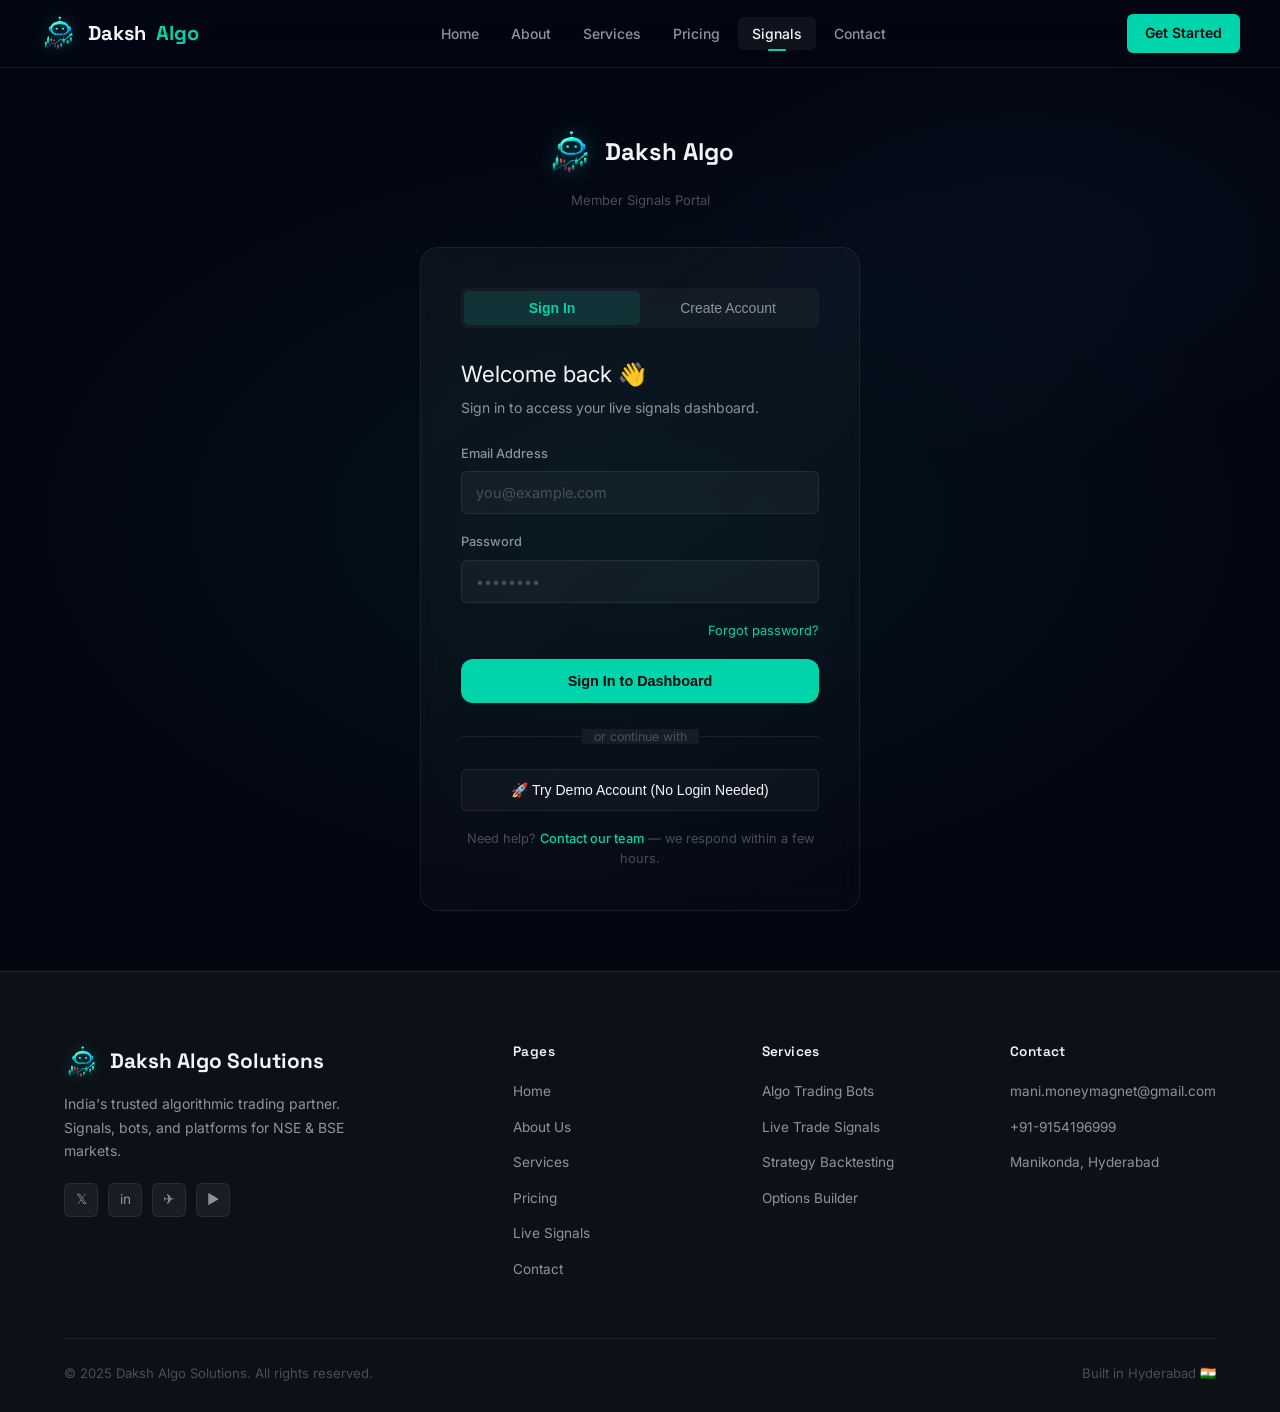
<file: signals.html>
<!DOCTYPE html>
<html lang="en">

<head>
  <link rel="icon" type="image/png" href="src/Logo.png">
  <meta charset="UTF-8">
  <meta name="viewport" content="width=device-width, initial-scale=1">
  <meta name="description"
    content="Access live algorithmic trade signals for NIFTY, BANKNIFTY, and equities on NSE and BSE. Log in to your Daksh Algo member dashboard.">
  <meta name="keywords"
    content="live trade signals, NIFTY signals, algo signals India, trading signal dashboard, member login">
  <title>Live Signals Dashboard | Daksh Algo Solutions</title>
  <link rel="stylesheet" href="styles.css">
  <link rel="preconnect" href="https://fonts.googleapis.com">
  <link rel="preconnect" href="https://fonts.gstatic.com" crossorigin>
  <link
    href="https://fonts.googleapis.com/css2?family=Inter:wght@300;400;500;600;700;800;900&family=Space+Grotesk:wght@400;500;600;700&display=swap"
    rel="stylesheet">

  <style>
    /* ---- Signals-specific styles ---- */
    .dash-section {
      padding: 40px 0 60px;
    }

    .dash-tabs {
      display: flex;
      gap: 4px;
      background: rgba(255, 255, 255, 0.03);
      border: 1px solid var(--color-border);
      border-radius: var(--radius-md);
      padding: 4px;
      overflow-x: auto;
    }

    .dash-tab-btn {
      padding: 8px 18px;
      border-radius: 8px;
      font-size: 0.84rem;
      font-weight: 500;
      cursor: pointer;
      border: none;
      color: var(--text-secondary);
      background: transparent;
      transition: all 0.2s;
      white-space: nowrap;
    }

    .dash-tab-btn.active {
      background: rgba(0, 212, 170, 0.12);
      color: var(--color-accent);
      font-weight: 600;
    }

    .tab-panel {
      display: none;
    }

    .tab-panel.active {
      display: block;
    }

    .signal-filter-row {
      display: flex;
      gap: 10px;
      align-items: center;
      flex-wrap: wrap;
      margin-bottom: 24px;
    }

    .sf-btn {
      padding: 6px 14px;
      border-radius: 100px;
      font-size: 0.78rem;
      font-weight: 500;
      cursor: pointer;
      border: 1px solid var(--color-border);
      color: var(--text-secondary);
      background: transparent;
      transition: all 0.2s;
    }

    .sf-btn.active {
      border-color: var(--color-accent);
      color: var(--color-accent);
      background: rgba(0, 212, 170, 0.08);
    }

    .dash-notice {
      background: rgba(245, 158, 11, 0.08);
      border: 1px solid rgba(245, 158, 11, 0.25);
      border-radius: var(--radius-md);
      padding: 14px 18px;
      font-size: 0.82rem;
      color: var(--color-warning);
      margin-bottom: 24px;
      display: flex;
      gap: 10px;
      align-items: center;
    }
  </style>
</head>

<body>

  <!-- ====== NAVBAR ====== -->
  <nav class="site-nav" id="siteNav">
    <div class="nav-inner">
      <a class="nav-brand" href="index.html">
        <img src="src/Logo.png" alt="Daksh Algo Logo" class="brand-logo">
        Daksh <span class="accent">Algo</span>
      </a>
      <ul class="nav-links" id="navLinks">
        <li><a href="index.html">Home</a></li>
        <li><a href="about.html">About</a></li>
        <li><a href="services.html">Services</a></li>
        <li><a href="pricing.html">Pricing</a></li>
        <li><a href="signals.html" class="active">Signals</a></li>
        <li><a href="contact.html">Contact</a></li>
      </ul>
      <div class="nav-cta">
        <button id="navLogoutBtn" onclick="handleLogout()"
          style="display:none; padding: 8px 16px; border: 1px solid var(--color-border); border-radius: var(--radius-sm); font-size: 0.875rem; font-weight: 500; color: var(--text-secondary); background: transparent; cursor: pointer; transition: var(--transition);">
          Sign Out
        </button>
        <a href="contact.html" class="btn-nav-start" id="navStartBtn">Get Started</a>
        <button class="nav-toggle" id="navToggle" aria-label="Menu">
          <span></span><span></span><span></span>
        </button>
      </div>
    </div>
  </nav>

  <div class="page-content signals-page">

    <!-- ============================================================
         AUTH SECTION (shown when logged out)
    ============================================================ -->
    <section class="auth-section" id="authSection">
      <div class="auth-wrap">
        <div class="auth-logo">
          <div class="logo-mark">
            <img src="src/Logo.png" alt="Daksh Algo Logo" class="logo-icon">
            Daksh Algo
          </div>
          <p style="font-size: 0.82rem; color: var(--text-muted); margin-top: 6px;">Member Signals Portal</p>
        </div>

        <div class="glass-card auth-card">
          <div class="auth-tabs">
            <button class="auth-tab active" id="tabLogin" onclick="switchTab('login')">Sign In</button>
            <button class="auth-tab" id="tabSignup" onclick="switchTab('signup')">Create Account</button>
          </div>

          <!-- LOGIN FORM -->
          <div id="formLogin">
            <div class="auth-title">Welcome back 👋</div>
            <div class="auth-sub">Sign in to access your live signals dashboard.</div>

            <form onsubmit="handleLogin(event)">
              <div class="form-group">
                <label for="loginEmail">Email Address</label>
                <input type="email" id="loginEmail" placeholder="you@example.com" required>
              </div>
              <div class="form-group">
                <label for="loginPass">Password</label>
                <input type="password" id="loginPass" placeholder="••••••••" required>
              </div>
              <div style="display: flex; justify-content: flex-end; margin-bottom: 18px;">
                <a href="#" style="font-size: 0.8rem; color: var(--color-accent);">Forgot password?</a>
              </div>
              <button type="submit" class="btn-primary" style="width: 100%; justify-content: center;">
                Sign In to Dashboard
              </button>
              <p id="loginError"
                style="display:none; margin-top: 10px; font-size: 0.8rem; color: var(--color-danger); text-align: center;">
              </p>
            </form>

            <div class="auth-divider"><span>or continue with</span></div>

            <button onclick="handleDemoLogin()"
              style="width: 100%; padding: 12px; border: 1px solid var(--color-border); border-radius: var(--radius-sm); background: rgba(255,255,255,0.03); color: var(--text-primary); font-size: 0.875rem; font-weight: 500; cursor: pointer; transition: 0.2s; display: flex; align-items: center; justify-content: center; gap: 8px;">
              🚀 Try Demo Account (No Login Needed)
            </button>
          </div>

          <!-- SIGNUP FORM -->
          <div id="formSignup" style="display: none;">
            <div class="auth-title">Create your account</div>
            <div class="auth-sub">Join 500+ traders accessing daily algo signals.</div>

            <form onsubmit="handleSignup(event)">
              <div class="form-row">
                <div class="form-group">
                  <label for="signupFirst">First Name</label>
                  <input type="text" id="signupFirst" placeholder="Rahul" required>
                </div>
                <div class="form-group">
                  <label for="signupLast">Last Name</label>
                  <input type="text" id="signupLast" placeholder="Kumar" required>
                </div>
              </div>
              <div class="form-group">
                <label for="signupEmail">Email Address</label>
                <input type="email" id="signupEmail" placeholder="you@example.com" required>
              </div>
              <div class="form-group">
                <label for="signupPhone">Phone (for WhatsApp alerts)</label>
                <input type="tel" id="signupPhone" placeholder="+91 98765 43210" required>
              </div>
              <div class="form-group">
                <label for="signupPlan">Preferred Plan</label>
                <select id="signupPlan">
                  <option value="">— Select a plan —</option>
                  <option value="monthly">Monthly – ₹2,999/mo</option>
                  <option value="yearly">Yearly – ₹24,999/yr (Best Value)</option>
                  <option value="lifetime">Lifetime – ₹59,999 once</option>
                </select>
              </div>
              <div class="form-group">
                <label for="signupPass">Password</label>
                <input type="password" id="signupPass" placeholder="Minimum 8 characters" required minlength="8">
              </div>
              <div style="display: flex; align-items: flex-start; gap: 8px; margin-bottom: 18px;">
                <input type="checkbox" id="signupAgree" required style="margin-top: 3px; flex-shrink: 0;">
                <label for="signupAgree" style="font-size: 0.78rem; color: var(--text-secondary); line-height: 1.5;">I
                  agree to the <a href="#" style="color: var(--color-accent);">Terms of Service</a> and confirm I
                  understand trading involves risk and past returns don't guarantee future results.</label>
              </div>
              <button type="submit" class="btn-primary" style="width: 100%; justify-content: center;">
                Create Account &amp; Access Signals
              </button>
            </form>
          </div>

          <div class="auth-footer">
            Need help? <a href="contact.html">Contact our team</a> — we respond within a few hours.
          </div>
        </div>
      </div>
    </section>

    <!-- ============================================================
         DASHBOARD SECTION (shown after login)
    ============================================================ -->
    <section class="dash-section" id="dashSection" style="display: none;">
      <div class="container">

        <!-- Header -->
        <div class="dash-header fade-up">
          <div>
            <h2 class="dash-welcome">Good afternoon, <span class="gradient-text" id="dashUserName">Trader</span> 👋</h2>
            <div class="dash-meta">
              <span id="dashDate">Today · NSE &amp; BSE Markets · Live signals updating</span>
              &nbsp;·&nbsp; <span style="color: var(--color-success); font-weight: 500;">● Markets Open</span>
            </div>
          </div>
          <div style="display: flex; gap: 10px; align-items: center;">
            <div
              style="font-size: 0.78rem; color: var(--text-muted); border: 1px solid var(--color-border); padding: 6px 14px; border-radius: var(--radius-sm);">
              Plan: <span style="color: var(--color-accent); font-weight: 600;" id="dashPlan">Yearly Pro</span>
            </div>
            <button onclick="handleLogout()"
              style="padding: 8px 16px; border: 1px solid var(--color-border); border-radius: var(--radius-sm); background: transparent; color: var(--text-secondary); font-size: 0.82rem; cursor: pointer; transition: 0.2s;">
              Sign Out
            </button>
          </div>
        </div>

        <!-- Market Notice -->
        <div class="dash-notice fade-up">
          ⚠️ <span><strong>Risk Disclaimer:</strong> Signals are generated algorithmically and should not be treated as
            financial advice. Always use the suggested stop-loss and never risk more than you can afford to lose. Past
            performance is not indicative of future returns.</span>
        </div>

        <!-- KPIs -->
        <div class="dash-grid">
          <div class="glass-card dash-kpi fade-up">
            <div class="kpi-label">Today's Signals</div>
            <div class="kpi-value blue">7</div>
            <div class="kpi-change up">↑ 3 BUY &nbsp;|&nbsp; 4 SELL</div>
          </div>
          <div class="glass-card dash-kpi fade-up delay-1">
            <div class="kpi-label">Week Hit Rate</div>
            <div class="kpi-value green">81%</div>
            <div class="kpi-change up">↑ +3% vs last week</div>
          </div>
          <div class="glass-card dash-kpi fade-up delay-2">
            <div class="kpi-label">NIFTY Today</div>
            <div class="kpi-value green">22,453</div>
            <div class="kpi-change up">↑ +1.24% (+274 pts)</div>
          </div>
          <div class="glass-card dash-kpi fade-up delay-3">
            <div class="kpi-label">Active Bots</div>
            <div class="kpi-value purple">3</div>
            <div class="kpi-change up">↑ All running normally</div>
          </div>
        </div>

        <!-- Tabs -->
        <div class="dash-tabs fade-up" style="margin-bottom: 28px;">
          <button class="dash-tab-btn active" onclick="switchDashTab('live')">📡 Live Signals</button>
          <button class="dash-tab-btn" onclick="switchDashTab('history')">📋 Signal History</button>
          <button class="dash-tab-btn" onclick="switchDashTab('bots')">🤖 My Bots</button>
          <button class="dash-tab-btn" onclick="switchDashTab('watchlist')">👁️ Watchlist</button>
          <button class="dash-tab-btn" onclick="switchDashTab('performance')">📈 Performance</button>
        </div>

        <!-- TAB: Live Signals -->
        <div class="tab-panel active" id="tab-live">
          <div class="signal-filter-row">
            <span style="font-size: 0.8rem; color: var(--text-muted);">Filter:</span>
            <button class="sf-btn active" onclick="filterSig(this,'all')">All</button>
            <button class="sf-btn" onclick="filterSig(this,'buy')">BUY</button>
            <button class="sf-btn" onclick="filterSig(this,'sell')">SELL</button>
            <button class="sf-btn" onclick="filterSig(this,'intraday')">Intraday</button>
            <button class="sf-btn" onclick="filterSig(this,'positional')">Positional</button>
          </div>

          <div class="signals-grid" id="signalsGrid">

            <div class="glass-card signal-card fade-up" data-type="buy intraday">
              <div class="signal-header">
                <div>
                  <div class="signal-sym">NIFTY 50</div>
                  <div class="signal-name">Intraday · Index Futures</div>
                </div>
                <div class="signal-badge buy">BUY</div>
              </div>
              <div class="signal-levels">
                <div class="signal-level-item">
                  <div class="sl-label">Entry</div>
                  <div class="sl-value entry">22,280</div>
                </div>
                <div class="signal-level-item">
                  <div class="sl-label">Stop Loss</div>
                  <div class="sl-value stop">22,050</div>
                </div>
                <div class="signal-level-item">
                  <div class="sl-label">Target</div>
                  <div class="sl-value target">22,720</div>
                </div>
              </div>
              <div class="signal-meta">
                <div class="signal-accuracy">
                  Accuracy:
                  <div class="acc-bar">
                    <div class="acc-fill" style="width: 82%;"></div>
                  </div>
                  82%
                </div>
                <span>Today · 09:22 AM</span>
              </div>
            </div>

            <div class="glass-card signal-card fade-up delay-1" data-type="sell intraday">
              <div class="signal-header">
                <div>
                  <div class="signal-sym">BANKNIFTY</div>
                  <div class="signal-name">Intraday · Options</div>
                </div>
                <div class="signal-badge sell">SELL</div>
              </div>
              <div class="signal-levels">
                <div class="signal-level-item">
                  <div class="sl-label">Entry</div>
                  <div class="sl-value entry">48,420</div>
                </div>
                <div class="signal-level-item">
                  <div class="sl-label">Stop Loss</div>
                  <div class="sl-value stop">48,700</div>
                </div>
                <div class="signal-level-item">
                  <div class="sl-label">Target</div>
                  <div class="sl-value target">47,900</div>
                </div>
              </div>
              <div class="signal-meta">
                <div class="signal-accuracy">
                  Accuracy:
                  <div class="acc-bar">
                    <div class="acc-fill" style="width: 75%;"></div>
                  </div>
                  75%
                </div>
                <span>Today · 10:04 AM</span>
              </div>
            </div>

            <div class="glass-card signal-card fade-up delay-2" data-type="buy positional">
              <div class="signal-header">
                <div>
                  <div class="signal-sym">RELIANCE</div>
                  <div class="signal-name">Positional · NSE Equity</div>
                </div>
                <div class="signal-badge buy">BUY</div>
              </div>
              <div class="signal-levels">
                <div class="signal-level-item">
                  <div class="sl-label">Entry</div>
                  <div class="sl-value entry">2,860</div>
                </div>
                <div class="signal-level-item">
                  <div class="sl-label">Stop Loss</div>
                  <div class="sl-value stop">2,780</div>
                </div>
                <div class="signal-level-item">
                  <div class="sl-label">Target</div>
                  <div class="sl-value target">3,050</div>
                </div>
              </div>
              <div class="signal-meta">
                <div class="signal-accuracy">
                  Accuracy:
                  <div class="acc-bar">
                    <div class="acc-fill" style="width: 79%;"></div>
                  </div>
                  79%
                </div>
                <span>Today · 09:45 AM</span>
              </div>
            </div>

            <div class="glass-card signal-card fade-up" data-type="buy intraday">
              <div class="signal-header">
                <div>
                  <div class="signal-sym">TCS</div>
                  <div class="signal-name">Intraday · NSE Equity</div>
                </div>
                <div class="signal-badge buy">BUY</div>
              </div>
              <div class="signal-levels">
                <div class="signal-level-item">
                  <div class="sl-label">Entry</div>
                  <div class="sl-value entry">3,620</div>
                </div>
                <div class="signal-level-item">
                  <div class="sl-label">Stop Loss</div>
                  <div class="sl-value stop">3,565</div>
                </div>
                <div class="signal-level-item">
                  <div class="sl-label">Target</div>
                  <div class="sl-value target">3,740</div>
                </div>
              </div>
              <div class="signal-meta">
                <div class="signal-accuracy">
                  Accuracy:
                  <div class="acc-bar">
                    <div class="acc-fill" style="width: 85%;"></div>
                  </div>
                  85%
                </div>
                <span>Today · 10:30 AM</span>
              </div>
            </div>

            <div class="glass-card signal-card fade-up delay-1" data-type="sell positional">
              <div class="signal-header">
                <div>
                  <div class="signal-sym">HDFCBANK</div>
                  <div class="signal-name">Positional · NSE Equity</div>
                </div>
                <div class="signal-badge sell">SELL</div>
              </div>
              <div class="signal-levels">
                <div class="signal-level-item">
                  <div class="sl-label">Entry</div>
                  <div class="sl-value entry">1,695</div>
                </div>
                <div class="signal-level-item">
                  <div class="sl-label">Stop Loss</div>
                  <div class="sl-value stop">1,730</div>
                </div>
                <div class="signal-level-item">
                  <div class="sl-label">Target</div>
                  <div class="sl-value target">1,620</div>
                </div>
              </div>
              <div class="signal-meta">
                <div class="signal-accuracy">
                  Accuracy:
                  <div class="acc-bar">
                    <div class="acc-fill" style="width: 71%;"></div>
                  </div>
                  71%
                </div>
                <span>Today · 11:15 AM</span>
              </div>
            </div>

            <div class="glass-card signal-card fade-up delay-2" data-type="buy positional">
              <div class="signal-header">
                <div>
                  <div class="signal-sym">INFY</div>
                  <div class="signal-name">Positional · NSE Equity</div>
                </div>
                <div class="signal-badge buy">BUY</div>
              </div>
              <div class="signal-levels">
                <div class="signal-level-item">
                  <div class="sl-label">Entry</div>
                  <div class="sl-value entry">1,450</div>
                </div>
                <div class="signal-level-item">
                  <div class="sl-label">Stop Loss</div>
                  <div class="sl-value stop">1,405</div>
                </div>
                <div class="signal-level-item">
                  <div class="sl-label">Target</div>
                  <div class="sl-value target">1,540</div>
                </div>
              </div>
              <div class="signal-meta">
                <div class="signal-accuracy">
                  Accuracy:
                  <div class="acc-bar">
                    <div class="acc-fill" style="width: 76%;"></div>
                  </div>
                  76%
                </div>
                <span>Yesterday · 03:12 PM</span>
              </div>
            </div>

          </div>
        </div>

        <!-- TAB: Signal History -->
        <div class="tab-panel" id="tab-history">
          <div class="glass-card fade-up" style="overflow: hidden;">
            <div
              style="padding: 20px 24px; border-bottom: 1px solid var(--color-border); display: flex; justify-content: space-between; align-items: center;">
              <h4 style="font-size: 0.95rem; font-weight: 600;">Recent Signal History</h4>
              <span style="font-size: 0.78rem; color: var(--text-muted);">Showing last 30 trades</span>
            </div>
            <table style="width: 100%; border-collapse: collapse; font-size: 0.84rem;">
              <thead>
                <tr style="background: rgba(255,255,255,0.02); border-bottom: 1px solid var(--color-border);">
                  <th style="padding: 12px 20px; text-align: left; font-weight: 500; color: var(--text-muted);">Symbol
                  </th>
                  <th style="padding: 12px 20px; text-align: left; font-weight: 500; color: var(--text-muted);">Type
                  </th>
                  <th style="padding: 12px 20px; text-align: right; font-weight: 500; color: var(--text-muted);">Entry
                  </th>
                  <th style="padding: 12px 20px; text-align: right; font-weight: 500; color: var(--text-muted);">Exit
                  </th>
                  <th style="padding: 12px 20px; text-align: right; font-weight: 500; color: var(--text-muted);">P&amp;L
                  </th>
                  <th style="padding: 12px 20px; text-align: center; font-weight: 500; color: var(--text-muted);">Result
                  </th>
                </tr>
              </thead>
              <tbody id="historyTableBody">
              </tbody>
            </table>
          </div>
        </div>

        <!-- TAB: My Bots -->
        <div class="tab-panel" id="tab-bots">
          <div style="display: grid; grid-template-columns: repeat(auto-fit, minmax(300px, 1fr)); gap: 18px;">
            <div class="glass-card fade-up" style="padding: 24px;">
              <div style="display: flex; justify-content: space-between; align-items: center; margin-bottom: 16px;">
                <div>
                  <div style="font-size: 1rem; font-weight: 600;">NIFTY Scalper v2</div>
                  <div style="font-size: 0.78rem; color: var(--text-muted); margin-top: 2px;">Intraday · 5-min chart
                  </div>
                </div>
                <div
                  style="font-size: 0.72rem; font-weight: 600; padding: 4px 10px; background: rgba(16,185,129,0.15); color: var(--color-success); border-radius: 100px;">
                  ● Running</div>
              </div>
              <div
                style="display: grid; grid-template-columns: 1fr 1fr 1fr; gap: 10px; padding: 16px; background: rgba(255,255,255,0.02); border-radius: var(--radius-sm); border: 1px solid var(--color-border); margin-bottom: 16px;">
                <div style="text-align: center;">
                  <div
                    style="font-size: 0.68rem; color: var(--text-muted); text-transform: uppercase; margin-bottom: 3px;">
                    Trades Today</div>
                  <div style="font-family: 'Space Grotesk'; font-size: 1.1rem; font-weight: 600;">8</div>
                </div>
                <div style="text-align: center;">
                  <div
                    style="font-size: 0.68rem; color: var(--text-muted); text-transform: uppercase; margin-bottom: 3px;">
                    Win Rate</div>
                  <div
                    style="font-family: 'Space Grotesk'; font-size: 1.1rem; font-weight: 600; color: var(--color-success);">
                    75%</div>
                </div>
                <div style="text-align: center;">
                  <div
                    style="font-size: 0.68rem; color: var(--text-muted); text-transform: uppercase; margin-bottom: 3px;">
                    P&amp;L Today</div>
                  <div
                    style="font-family: 'Space Grotesk'; font-size: 1.1rem; font-weight: 600; color: var(--color-success);">
                    +₹4,820</div>
                </div>
              </div>
              <div style="display: flex; gap: 8px;">
                <button
                  style="flex: 1; padding: 9px; border: 1px solid var(--color-border); border-radius: var(--radius-sm); background: transparent; color: var(--text-secondary); font-size: 0.82rem; cursor: pointer;">Configure</button>
                <button
                  style="flex: 1; padding: 9px; border: 1px solid rgba(239,68,68,0.3); border-radius: var(--radius-sm); background: transparent; color: var(--color-danger); font-size: 0.82rem; cursor: pointer;">Pause</button>
              </div>
            </div>

            <div class="glass-card fade-up delay-1" style="padding: 24px;">
              <div style="display: flex; justify-content: space-between; align-items: center; margin-bottom: 16px;">
                <div>
                  <div style="font-size: 1rem; font-weight: 600;">BankNifty Options Bot</div>
                  <div style="font-size: 0.78rem; color: var(--text-muted); margin-top: 2px;">Weekly Expiry · Straddle
                  </div>
                </div>
                <div
                  style="font-size: 0.72rem; font-weight: 600; padding: 4px 10px; background: rgba(16,185,129,0.15); color: var(--color-success); border-radius: 100px;">
                  ● Running</div>
              </div>
              <div
                style="display: grid; grid-template-columns: 1fr 1fr 1fr; gap: 10px; padding: 16px; background: rgba(255,255,255,0.02); border-radius: var(--radius-sm); border: 1px solid var(--color-border); margin-bottom: 16px;">
                <div style="text-align: center;">
                  <div
                    style="font-size: 0.68rem; color: var(--text-muted); text-transform: uppercase; margin-bottom: 3px;">
                    Trades Today</div>
                  <div style="font-family: 'Space Grotesk'; font-size: 1.1rem; font-weight: 600;">3</div>
                </div>
                <div style="text-align: center;">
                  <div
                    style="font-size: 0.68rem; color: var(--text-muted); text-transform: uppercase; margin-bottom: 3px;">
                    Win Rate</div>
                  <div
                    style="font-family: 'Space Grotesk'; font-size: 1.1rem; font-weight: 600; color: var(--color-success);">
                    67%</div>
                </div>
                <div style="text-align: center;">
                  <div
                    style="font-size: 0.68rem; color: var(--text-muted); text-transform: uppercase; margin-bottom: 3px;">
                    P&amp;L Today</div>
                  <div
                    style="font-family: 'Space Grotesk'; font-size: 1.1rem; font-weight: 600; color: var(--color-danger);">
                    -₹1,200</div>
                </div>
              </div>
              <div style="display: flex; gap: 8px;">
                <button
                  style="flex: 1; padding: 9px; border: 1px solid var(--color-border); border-radius: var(--radius-sm); background: transparent; color: var(--text-secondary); font-size: 0.82rem; cursor: pointer;">Configure</button>
                <button
                  style="flex: 1; padding: 9px; border: 1px solid rgba(239,68,68,0.3); border-radius: var(--radius-sm); background: transparent; color: var(--color-danger); font-size: 0.82rem; cursor: pointer;">Pause</button>
              </div>
            </div>

            <div class="glass-card fade-up delay-2"
              style="padding: 24px; border-style: dashed; display: flex; flex-direction: column; align-items: center; justify-content: center; text-align: center; min-height: 220px;">
              <div style="font-size: 2rem; margin-bottom: 12px;">➕</div>
              <div style="font-size: 0.95rem; font-weight: 600; margin-bottom: 6px;">Add a New Bot</div>
              <div style="font-size: 0.82rem; color: var(--text-secondary); margin-bottom: 18px;">Connect a new strategy
                or deploy a custom bot to your broker account.</div>
              <a href="contact.html" class="btn-secondary" style="font-size: 0.82rem; padding: 9px 18px;">Request Bot
                Setup</a>
            </div>
          </div>
        </div>

        <!-- TAB: Watchlist -->
        <div class="tab-panel" id="tab-watchlist">
          <div class="glass-card fade-up" style="overflow: hidden;">
            <div style="padding: 20px 24px; border-bottom: 1px solid var(--color-border);">
              <h4 style="font-size: 0.95rem;">My Watchlist</h4>
            </div>
            <table style="width: 100%; border-collapse: collapse; font-size: 0.875rem;">
              <thead>
                <tr style="background: rgba(255,255,255,0.02); border-bottom: 1px solid var(--color-border);">
                  <th style="padding: 12px 20px; text-align: left; color: var(--text-muted); font-weight: 500;">Symbol
                  </th>
                  <th style="padding: 12px 20px; text-align: right; color: var(--text-muted); font-weight: 500;">LTP
                  </th>
                  <th style="padding: 12px 20px; text-align: right; color: var(--text-muted); font-weight: 500;">Change
                  </th>
                  <th style="padding: 12px 20px; text-align: right; color: var(--text-muted); font-weight: 500;">Volume
                  </th>
                  <th style="padding: 12px 20px; text-align: center; color: var(--text-muted); font-weight: 500;">Signal
                  </th>
                </tr>
              </thead>
              <tbody>
                <tr style="border-bottom: 1px solid var(--color-border);">
                  <td style="padding: 14px 20px; font-weight: 600;">NIFTY 50</td>
                  <td style="padding: 14px 20px; text-align: right; font-family: 'Space Grotesk'; font-weight: 600;">
                    22,453.80</td>
                  <td style="padding: 14px 20px; text-align: right; color: var(--color-success);">+274.40 (+1.24%)</td>
                  <td style="padding: 14px 20px; text-align: right; color: var(--text-secondary);">—</td>
                  <td style="padding: 14px 20px; text-align: center;"><span
                      style="font-size: 0.72rem; font-weight: 700; padding: 3px 8px; background: rgba(16,185,129,0.15); color: var(--color-success); border-radius: 100px;">BUY</span>
                  </td>
                </tr>
                <tr style="border-bottom: 1px solid var(--color-border); background: rgba(255,255,255,0.01);">
                  <td style="padding: 14px 20px; font-weight: 600;">BANKNIFTY</td>
                  <td style="padding: 14px 20px; text-align: right; font-family: 'Space Grotesk'; font-weight: 600;">
                    48,210.40</td>
                  <td style="padding: 14px 20px; text-align: right; color: var(--color-success);">+415.60 (+0.87%)</td>
                  <td style="padding: 14px 20px; text-align: right; color: var(--text-secondary);">—</td>
                  <td style="padding: 14px 20px; text-align: center;"><span
                      style="font-size: 0.72rem; font-weight: 700; padding: 3px 8px; background: rgba(245,158,11,0.15); color: var(--color-warning); border-radius: 100px;">HOLD</span>
                  </td>
                </tr>
                <tr style="border-bottom: 1px solid var(--color-border);">
                  <td style="padding: 14px 20px; font-weight: 600;">RELIANCE</td>
                  <td style="padding: 14px 20px; text-align: right; font-family: 'Space Grotesk'; font-weight: 600;">
                    2,894.55</td>
                  <td style="padding: 14px 20px; text-align: right; color: var(--color-danger);">-9.25 (-0.32%)</td>
                  <td style="padding: 14px 20px; text-align: right; color: var(--text-secondary);">4.2M</td>
                  <td style="padding: 14px 20px; text-align: center;"><span
                      style="font-size: 0.72rem; font-weight: 700; padding: 3px 8px; background: rgba(16,185,129,0.15); color: var(--color-success); border-radius: 100px;">BUY</span>
                  </td>
                </tr>
                <tr style="border-bottom: 1px solid var(--color-border); background: rgba(255,255,255,0.01);">
                  <td style="padding: 14px 20px; font-weight: 600;">TCS</td>
                  <td style="padding: 14px 20px; text-align: right; font-family: 'Space Grotesk'; font-weight: 600;">
                    3,651.20</td>
                  <td style="padding: 14px 20px; text-align: right; color: var(--color-success);">+38.00 (+1.05%)</td>
                  <td style="padding: 14px 20px; text-align: right; color: var(--text-secondary);">1.8M</td>
                  <td style="padding: 14px 20px; text-align: center;"><span
                      style="font-size: 0.72rem; font-weight: 700; padding: 3px 8px; background: rgba(16,185,129,0.15); color: var(--color-success); border-radius: 100px;">BUY</span>
                  </td>
                </tr>
                <tr>
                  <td style="padding: 14px 20px; font-weight: 600;">HDFC BANK</td>
                  <td style="padding: 14px 20px; text-align: right; font-family: 'Space Grotesk'; font-weight: 600;">
                    1,682.30</td>
                  <td style="padding: 14px 20px; text-align: right; color: var(--color-danger);">-3.05 (-0.18%)</td>
                  <td style="padding: 14px 20px; text-align: right; color: var(--text-secondary);">3.1M</td>
                  <td style="padding: 14px 20px; text-align: center;"><span
                      style="font-size: 0.72rem; font-weight: 700; padding: 3px 8px; background: rgba(239,68,68,0.15); color: var(--color-danger); border-radius: 100px;">SELL</span>
                  </td>
                </tr>
              </tbody>
            </table>
          </div>
        </div>

        <!-- TAB: Performance -->
        <div class="tab-panel" id="tab-performance">
          <div style="display: grid; grid-template-columns: 1fr 1fr; gap: 18px; margin-bottom: 18px;">
            <div class="glass-card fade-up" style="padding: 28px;">
              <h4 style="font-size: 0.9rem; color: var(--text-secondary); margin-bottom: 20px;">Monthly P&amp;L (Last 6
                Months)</h4>
              <div style="display: flex; gap: 6px; align-items: flex-end; height: 100px;">
                <div style="flex: 1; display: flex; flex-direction: column; align-items: center; gap: 6px;">
                  <span style="font-size: 0.68rem; color: var(--color-success);">+12%</span>
                  <div style="width: 100%; background: rgba(16,185,129,0.4); border-radius: 3px 3px 0 0; height: 55%;">
                  </div>
                  <span style="font-size: 0.68rem; color: var(--text-muted);">Oct</span>
                </div>
                <div style="flex: 1; display: flex; flex-direction: column; align-items: center; gap: 6px;">
                  <span style="font-size: 0.68rem; color: var(--color-success);">+18%</span>
                  <div style="width: 100%; background: rgba(16,185,129,0.4); border-radius: 3px 3px 0 0; height: 80%;">
                  </div>
                  <span style="font-size: 0.68rem; color: var(--text-muted);">Nov</span>
                </div>
                <div style="flex: 1; display: flex; flex-direction: column; align-items: center; gap: 6px;">
                  <span style="font-size: 0.68rem; color: var(--color-danger);">-4%</span>
                  <div style="width: 100%; background: rgba(239,68,68,0.4); border-radius: 3px 3px 0 0; height: 18%;">
                  </div>
                  <span style="font-size: 0.68rem; color: var(--text-muted);">Dec</span>
                </div>
                <div style="flex: 1; display: flex; flex-direction: column; align-items: center; gap: 6px;">
                  <span style="font-size: 0.68rem; color: var(--color-success);">+24%</span>
                  <div style="width: 100%; background: rgba(0,212,170,0.5); border-radius: 3px 3px 0 0; height: 100%;">
                  </div>
                  <span style="font-size: 0.68rem; color: var(--text-muted);">Jan</span>
                </div>
                <div style="flex: 1; display: flex; flex-direction: column; align-items: center; gap: 6px;">
                  <span style="font-size: 0.68rem; color: var(--color-success);">+9%</span>
                  <div style="width: 100%; background: rgba(16,185,129,0.4); border-radius: 3px 3px 0 0; height: 40%;">
                  </div>
                  <span style="font-size: 0.68rem; color: var(--text-muted);">Feb</span>
                </div>
                <div style="flex: 1; display: flex; flex-direction: column; align-items: center; gap: 6px;">
                  <span style="font-size: 0.68rem; color: var(--color-success);">+14%</span>
                  <div style="width: 100%; background: rgba(16,185,129,0.4); border-radius: 3px 3px 0 0; height: 62%;">
                  </div>
                  <span style="font-size: 0.68rem; color: var(--text-muted);">Mar</span>
                </div>
              </div>
            </div>

            <div class="glass-card fade-up delay-1" style="padding: 28px;">
              <h4 style="font-size: 0.9rem; color: var(--text-secondary); margin-bottom: 20px;">Strategy Performance
                Breakdown</h4>
              <div style="display: flex; flex-direction: column; gap: 14px;">
                <div>
                  <div style="display: flex; justify-content: space-between; margin-bottom: 5px; font-size: 0.82rem;">
                    <span>NIFTY Intraday Bot</span>
                    <span style="color: var(--color-success);">+24.8%</span>
                  </div>
                  <div style="height: 4px; background: var(--color-border); border-radius: 2px; overflow: hidden;">
                    <div style="width: 83%; height: 100%; background: var(--color-success); border-radius: 2px;"></div>
                  </div>
                </div>
                <div>
                  <div style="display: flex; justify-content: space-between; margin-bottom: 5px; font-size: 0.82rem;">
                    <span>BankNifty Options Straddle</span>
                    <span style="color: var(--color-success);">+15.2%</span>
                  </div>
                  <div style="height: 4px; background: var(--color-border); border-radius: 2px; overflow: hidden;">
                    <div style="width: 51%; height: 100%; background: var(--gradient-brand); border-radius: 2px;"></div>
                  </div>
                </div>
                <div>
                  <div style="display: flex; justify-content: space-between; margin-bottom: 5px; font-size: 0.82rem;">
                    <span>Midcap Swing Signals</span>
                    <span style="color: var(--color-success);">+31.5%</span>
                  </div>
                  <div style="height: 4px; background: var(--color-border); border-radius: 2px; overflow: hidden;">
                    <div style="width: 90%; height: 100%; background: var(--color-accent); border-radius: 2px;"></div>
                  </div>
                </div>
              </div>
            </div>
          </div>

          <div class="glass-card fade-up"
            style="padding: 24px; display: grid; grid-template-columns: repeat(4, 1fr); gap: 24px; text-align: center;">
            <div>
              <div style="font-size: 0.72rem; color: var(--text-muted); text-transform: uppercase; margin-bottom: 6px;">
                Total Signals (30d)</div>
              <div style="font-family: 'Space Grotesk'; font-size: 1.6rem; font-weight: 700;">142</div>
            </div>
            <div>
              <div style="font-size: 0.72rem; color: var(--text-muted); text-transform: uppercase; margin-bottom: 6px;">
                Win Rate (30d)</div>
              <div
                style="font-family: 'Space Grotesk'; font-size: 1.6rem; font-weight: 700; color: var(--color-success);">
                81%</div>
            </div>
            <div>
              <div style="font-size: 0.72rem; color: var(--text-muted); text-transform: uppercase; margin-bottom: 6px;">
                Avg Risk:Reward</div>
              <div
                style="font-family: 'Space Grotesk'; font-size: 1.6rem; font-weight: 700; color: var(--color-accent);">
                1:2.4</div>
            </div>
            <div>
              <div style="font-size: 0.72rem; color: var(--text-muted); text-transform: uppercase; margin-bottom: 6px;">
                Max Drawdown</div>
              <div
                style="font-family: 'Space Grotesk'; font-size: 1.6rem; font-weight: 700; color: var(--color-danger);">
                -6.2%</div>
            </div>
          </div>
        </div>

      </div>
    </section>
  </div>

  <!-- ====== FOOTER ====== -->
  <footer class="site-footer">
    <div class="container">
      <div class="footer-grid">
        <div class="footer-brand">
          <div class="brand-name">
            <img src="src/Logo.png" alt="Daksh Algo Logo" class="icon">Daksh Algo Solutions
          </div>
          <p>India's trusted algorithmic trading partner. Signals, bots, and platforms for NSE &amp; BSE markets.</p>
          <div class="footer-socials">
            <a href="#" class="social-btn">𝕏</a>
            <a href="#" class="social-btn">in</a>
            <a href="#" class="social-btn">✈</a>
            <a href="#" class="social-btn">▶</a>
          </div>
        </div>
        <div class="footer-col">
          <h5>Pages</h5>
          <ul>
            <li><a href="index.html">Home</a></li>
            <li><a href="about.html">About Us</a></li>
            <li><a href="services.html">Services</a></li>
            <li><a href="pricing.html">Pricing</a></li>
            <li><a href="signals.html">Live Signals</a></li>
            <li><a href="contact.html">Contact</a></li>
          </ul>
        </div>
        <div class="footer-col">
          <h5>Services</h5>
          <ul>
            <li><a href="services.html">Algo Trading Bots</a></li>
            <li><a href="services.html">Live Trade Signals</a></li>
            <li><a href="services.html">Strategy Backtesting</a></li>
            <li><a href="services.html">Options Builder</a></li>
          </ul>
        </div>
        <div class="footer-col">
          <h5>Contact</h5>
          <ul>
            <li><a href="mailto:mani.moneymagnet@gmail.com">mani.moneymagnet@gmail.com</a></li>
            <li><a href="tel:+919154196999">+91-9154196999</a></li>
            <li><a href="#">Manikonda, Hyderabad</a></li>
          </ul>
        </div>
      </div>
      <div class="footer-bottom">
        <span>© 2025 Daksh Algo Solutions. All rights reserved.</span>
        <span>Built in Hyderabad 🇮🇳</span>
      </div>
    </div>
  </footer>

  <script>
    // ---- Scroll nav ----
    const nav = document.getElementById('siteNav');
    window.addEventListener('scroll', () => nav.classList.toggle('scrolled', window.scrollY > 40));
    const toggle = document.getElementById('navToggle');
    const navLinks = document.getElementById('navLinks');
    toggle.addEventListener('click', () => navLinks.classList.toggle('open'));

    // ---- Auth tab switch ----
    function switchTab(tab) {
      document.getElementById('formLogin').style.display = tab === 'login' ? 'block' : 'none';
      document.getElementById('formSignup').style.display = tab === 'signup' ? 'block' : 'none';
      document.getElementById('tabLogin').classList.toggle('active', tab === 'login');
      document.getElementById('tabSignup').classList.toggle('active', tab === 'signup');
    }

    // ---- Demo Login ----
    function handleDemoLogin() {
      showDashboard('Demo Trader', 'Yearly Pro');
    }

    // ---- Real Login (simulated) ----
    function handleLogin(e) {
      e.preventDefault();
      const email = document.getElementById('loginEmail').value;
      const pass = document.getElementById('loginPass').value;
      const errEl = document.getElementById('loginError');
      // Simulate: accept any non-empty combo
      if (!email || !pass) { errEl.style.display = 'block'; errEl.textContent = 'Please fill in all fields.'; return; }
      const name = email.split('@')[0].replace(/[._]/g, ' ').replace(/\b\w/g, c => c.toUpperCase());
      showDashboard(name, 'Yearly Pro');
    }

    // ---- Signup (simulated) ----
    function handleSignup(e) {
      e.preventDefault();
      const first = document.getElementById('signupFirst').value;
      const plan = document.getElementById('signupPlan').value;
      const planMap = { monthly: 'Monthly Starter', yearly: 'Yearly Pro', lifetime: 'Lifetime Access', '': 'Monthly Starter' };
      showDashboard(first, planMap[plan] || 'Yearly Pro');
    }

    // ---- Show dashboard ----
    function showDashboard(name, plan) {
      document.getElementById('authSection').style.display = 'none';
      document.getElementById('dashSection').style.display = 'block';
      document.getElementById('navLogoutBtn').style.display = 'block';
      document.getElementById('navStartBtn').style.display = 'none';
      document.getElementById('dashUserName').textContent = name;
      document.getElementById('dashPlan').textContent = plan;

      // Set date
      const now = new Date();
      const days = ['Sunday', 'Monday', 'Tuesday', 'Wednesday', 'Thursday', 'Friday', 'Saturday'];
      const months = ['Jan', 'Feb', 'Mar', 'Apr', 'May', 'Jun', 'Jul', 'Aug', 'Sep', 'Oct', 'Nov', 'Dec'];
      document.getElementById('dashDate').textContent =
        `${days[now.getDay()]}, ${now.getDate()} ${months[now.getMonth()]} ${now.getFullYear()} · NSE & BSE Markets`;

      populateHistory();
      // Run observer on dash elements
      const obs = new IntersectionObserver((entries) => {
        entries.forEach(e => { if (e.isIntersecting) { e.target.classList.add('visible'); obs.unobserve(e.target); } });
      }, { threshold: 0.1 });
      document.querySelectorAll('.fade-up').forEach(el => obs.observe(el));
    }

    // ---- Logout ----
    function handleLogout() {
      document.getElementById('authSection').style.display = 'flex';
      document.getElementById('dashSection').style.display = 'none';
      document.getElementById('navLogoutBtn').style.display = 'none';
      document.getElementById('navStartBtn').style.display = 'block';
      document.getElementById('loginEmail').value = '';
      document.getElementById('loginPass').value = '';
    }

    // ---- Dashboard tab switch ----
    function switchDashTab(tab) {
      document.querySelectorAll('.dash-tab-btn').forEach((b, i) => {
        const tabs = ['live', 'history', 'bots', 'watchlist', 'performance'];
        b.classList.toggle('active', tabs[i] === tab);
      });
      document.querySelectorAll('.tab-panel').forEach(p => p.classList.remove('active'));
      document.getElementById('tab-' + tab).classList.add('active');
    }

    // ---- Signal filter ----
    function filterSig(btn, type) {
      document.querySelectorAll('.sf-btn').forEach(b => b.classList.remove('active'));
      btn.classList.add('active');
      document.querySelectorAll('.signal-card').forEach(card => {
        const types = card.getAttribute('data-type') || '';
        card.style.display = (type === 'all' || types.includes(type)) ? 'block' : 'none';
      });
    }

    // ---- Populate history table ----
    function populateHistory() {
      const data = [
        { sym: 'NIFTY 50', type: 'BUY', entry: '22,100', exit: '22,420', pl: '+₹3,200', res: 'WIN' },
        { sym: 'BANKNIFTY', type: 'SELL', entry: '48,800', exit: '47,950', pl: '+₹2,550', res: 'WIN' },
        { sym: 'RELIANCE', type: 'BUY', entry: '2,810', exit: '2,790', pl: '-₹600', res: 'LOSS' },
        { sym: 'TCS', type: 'BUY', entry: '3,580', exit: '3,710', pl: '+₹1,950', res: 'WIN' },
        { sym: 'INFY', type: 'SELL', entry: '1,490', exit: '1,421', pl: '+₹2,070', res: 'WIN' },
        { sym: 'HDFC BANK', type: 'BUY', entry: '1,650', exit: '1,700', pl: '+₹1,500', res: 'WIN' },
        { sym: 'WIPRO', type: 'SELL', entry: '470', exit: '480', pl: '-₹300', res: 'LOSS' },
        { sym: 'NIFTY 50', type: 'BUY', entry: '21,900', exit: '22,250', pl: '+₹5,250', res: 'WIN' },
      ];
      const tbody = document.getElementById('historyTableBody');
      tbody.innerHTML = data.map(d => `
        <tr style="border-bottom: 1px solid var(--color-border);">
          <td style="padding: 13px 20px; font-weight: 600;">${d.sym}</td>
          <td style="padding: 13px 20px;">
            <span style="font-size: 0.72rem; font-weight: 700; padding: 3px 8px; border-radius: 100px; ${d.type === 'BUY' ? 'background: rgba(16,185,129,0.12); color: var(--color-success)' : 'background: rgba(239,68,68,0.12); color: var(--color-danger)'}">
              ${d.type}
            </span>
          </td>
          <td style="padding: 13px 20px; text-align: right; font-family: 'Space Grotesk';">${d.entry}</td>
          <td style="padding: 13px 20px; text-align: right; font-family: 'Space Grotesk';">${d.exit}</td>
          <td style="padding: 13px 20px; text-align: right; font-weight: 600; ${d.pl.startsWith('+') ? 'color: var(--color-success)' : 'color: var(--color-danger)'}">
            ${d.pl}
          </td>
          <td style="padding: 13px 20px; text-align: center;">
            <span style="font-size: 0.7rem; font-weight: 700; padding: 3px 10px; border-radius: 100px; ${d.res === 'WIN' ? 'background: rgba(16,185,129,0.1); color: var(--color-success)' : 'background: rgba(239,68,68,0.1); color: var(--color-danger)'}">
              ${d.res}
            </span>
          </td>
        </tr>
      `).join('');
    }

    // ---- Initial animations ----
    const observer = new IntersectionObserver((entries) => {
      entries.forEach(e => { if (e.isIntersecting) { e.target.classList.add('visible'); observer.unobserve(e.target); } });
    }, { threshold: 0.12 });
    document.querySelectorAll('.fade-up').forEach(el => observer.observe(el));
  </script>

</body>

</html>
</file>
<file: styles.css>
/* ============================================================
   Daksh Algo Solutions - Master Stylesheet
   Ultra-professional dark trading theme
   ============================================================ */

@import url('https://fonts.googleapis.com/css2?family=Inter:wght@300;400;500;600;700;800;900&family=Space+Grotesk:wght@400;500;600;700&display=swap');

/* ---------- CSS Variables / Design Tokens ---------- */
:root {
  --color-bg:          #030712;
  --color-surface:     #0d1117;
  --color-surface-2:   #161b27;
  --color-border:      rgba(255,255,255,0.07);
  --color-border-glow: rgba(0,212,170,0.25);

  --color-accent:      #00d4aa;
  --color-accent-2:    #3b82f6;
  --color-accent-3:    #8b5cf6;
  --color-danger:      #ef4444;
  --color-warning:     #f59e0b;
  --color-success:     #10b981;

  --text-primary:   #f0f6fc;
  --text-secondary: #8b949e;
  --text-muted:     #484f58;

  --gradient-brand:  linear-gradient(135deg, #00d4aa 0%, #3b82f6 50%, #8b5cf6 100%);
  --gradient-card:   linear-gradient(145deg, rgba(255,255,255,0.04), rgba(255,255,255,0.01));
  --gradient-hero:   linear-gradient(180deg, rgba(3,7,18,0) 0%, rgba(3,7,18,0.8) 60%, #030712 100%);

  --radius-sm:  6px;
  --radius-md:  12px;
  --radius-lg:  18px;
  --radius-xl:  28px;

  --shadow-card: 0 4px 24px rgba(0,0,0,0.4), 0 0 0 1px rgba(255,255,255,0.05);
  --shadow-glow: 0 0 40px rgba(0,212,170,0.15), 0 0 80px rgba(59,130,246,0.08);
  --transition:  all 0.3s cubic-bezier(0.4, 0, 0.2, 1);
}

/* ---------- Base Reset ---------- */
*, *::before, *::after { box-sizing: border-box; margin: 0; padding: 0; }

html { scroll-behavior: smooth; }

body {
  font-family: 'Inter', sans-serif;
  background-color: var(--color-bg);
  color: var(--text-primary);
  line-height: 1.6;
  overflow-x: hidden;
}

img { max-width: 100%; display: block; }
a  { text-decoration: none; color: inherit; }

/* ---------- Scrollbar ---------- */
::-webkit-scrollbar { width: 6px; }
::-webkit-scrollbar-track { background: var(--color-bg); }
::-webkit-scrollbar-thumb { background: var(--color-accent); border-radius: 3px; }

/* ---------- Typography ---------- */
h1, h2, h3, h4, h5, h6 {
  font-family: 'Space Grotesk', sans-serif;
  font-weight: 700;
  line-height: 1.2;
  color: var(--text-primary);
}

.section-label {
  display: inline-block;
  font-size: 0.72rem;
  font-weight: 600;
  letter-spacing: 0.15em;
  text-transform: uppercase;
  color: var(--color-accent);
  padding: 4px 12px;
  border: 1px solid rgba(0,212,170,0.3);
  border-radius: 100px;
  margin-bottom: 14px;
  background: rgba(0,212,170,0.06);
}

/* ---------- Layout Container ---------- */
.container {
  max-width: 1200px;
  margin: 0 auto;
  padding: 0 24px;
}

/* ============================================================
   NAVBAR
   ============================================================ */
.site-nav {
  position: fixed;
  top: 0;
  left: 0;
  right: 0;
  z-index: 1000;
  padding: 0 24px;
  height: 68px;
  display: flex;
  align-items: center;
  background: rgba(3,7,18,0.7);
  backdrop-filter: blur(20px);
  -webkit-backdrop-filter: blur(20px);
  border-bottom: 1px solid var(--color-border);
  transition: var(--transition);
}

.site-nav.scrolled {
  background: rgba(3,7,18,0.95);
  border-bottom-color: rgba(0,212,170,0.12);
}

.nav-inner {
  max-width: 1200px;
  width: 100%;
  margin: 0 auto;
  display: flex;
  align-items: center;
  justify-content: space-between;
}

.nav-brand {
  display: flex;
  align-items: center;
  gap: 10px;
  font-family: 'Space Grotesk', sans-serif;
  font-size: 1.25rem;
  font-weight: 700;
  color: var(--text-primary);
}

.nav-brand .brand-logo {
  width: 38px;
  height: 38px;
  object-fit: contain;
  display: block;
  filter: drop-shadow(0 0 8px rgba(0, 212, 170, 0.4));
  transition: filter 0.3s ease;
}

.nav-brand:hover .brand-logo {
  filter: drop-shadow(0 0 14px rgba(0, 212, 170, 0.7));
}

.nav-brand span.accent { color: var(--color-accent); }

.nav-links {
  display: flex;
  align-items: center;
  gap: 4px;
  list-style: none;
}

.nav-links a {
  padding: 8px 14px;
  border-radius: var(--radius-sm);
  font-size: 0.875rem;
  font-weight: 500;
  color: var(--text-secondary);
  transition: var(--transition);
  position: relative;
}

.nav-links a:hover,
.nav-links a.active {
  color: var(--text-primary);
  background: rgba(255,255,255,0.05);
}

.nav-links a.active::after {
  content: '';
  position: absolute;
  bottom: -1px;
  left: 50%;
  transform: translateX(-50%);
  width: 18px;
  height: 2px;
  background: var(--color-accent);
  border-radius: 1px;
}

.nav-cta {
  display: flex;
  align-items: center;
  gap: 10px;
}

.btn-nav-login {
  padding: 8px 16px;
  border: 1px solid var(--color-border);
  border-radius: var(--radius-sm);
  font-size: 0.875rem;
  font-weight: 500;
  color: var(--text-secondary);
  background: transparent;
  cursor: pointer;
  transition: var(--transition);
}
.btn-nav-login:hover {
  border-color: var(--color-accent);
  color: var(--color-accent);
  background: rgba(0,212,170,0.06);
}

.btn-nav-start {
  padding: 8px 18px;
  border-radius: var(--radius-sm);
  font-size: 0.875rem;
  font-weight: 600;
  color: var(--color-bg);
  background: var(--color-accent);
  border: none;
  cursor: pointer;
  transition: var(--transition);
}
.btn-nav-start:hover {
  background: #00f5c3;
  transform: translateY(-1px);
  box-shadow: 0 4px 16px rgba(0,212,170,0.4);
}

/* Mobile nav toggle */
.nav-toggle {
  display: none;
  flex-direction: column;
  gap: 5px;
  background: none;
  border: none;
  cursor: pointer;
  padding: 4px;
}
.nav-toggle span {
  display: block;
  width: 22px;
  height: 2px;
  background: var(--text-primary);
  border-radius: 1px;
  transition: var(--transition);
}

/* ============================================================
   BUTTONS (global)
   ============================================================ */
.btn-primary {
  display: inline-flex;
  align-items: center;
  gap: 8px;
  padding: 14px 28px;
  border-radius: var(--radius-md);
  font-size: 0.9rem;
  font-weight: 600;
  color: var(--color-bg);
  background: var(--color-accent);
  border: none;
  cursor: pointer;
  transition: var(--transition);
}
.btn-primary:hover {
  background: #00f5c3;
  transform: translateY(-2px);
  box-shadow: 0 8px 24px rgba(0,212,170,0.4);
  color: var(--color-bg);
}

.btn-secondary {
  display: inline-flex;
  align-items: center;
  gap: 8px;
  padding: 13px 28px;
  border-radius: var(--radius-md);
  font-size: 0.9rem;
  font-weight: 600;
  color: var(--text-primary);
  background: transparent;
  border: 1px solid var(--color-border);
  cursor: pointer;
  transition: var(--transition);
}
.btn-secondary:hover {
  border-color: rgba(255,255,255,0.2);
  background: rgba(255,255,255,0.05);
  transform: translateY(-2px);
}

.btn-accent {
  display: inline-flex;
  align-items: center;
  gap: 8px;
  padding: 13px 28px;
  border-radius: var(--radius-md);
  font-size: 0.9rem;
  font-weight: 600;
  color: #fff;
  background: linear-gradient(135deg, #3b82f6, #8b5cf6);
  border: none;
  cursor: pointer;
  transition: var(--transition);
}
.btn-accent:hover {
  opacity: 0.9;
  transform: translateY(-2px);
  box-shadow: 0 8px 24px rgba(139,92,246,0.4);
}

/* ============================================================
   GLASS CARD
   ============================================================ */
.glass-card {
  background: var(--gradient-card);
  border: 1px solid var(--color-border);
  border-radius: var(--radius-lg);
  backdrop-filter: blur(12px);
  transition: var(--transition);
}
.glass-card:hover {
  border-color: rgba(0,212,170,0.2);
  box-shadow: var(--shadow-card);
  transform: translateY(-3px);
}

/* ============================================================
   PAGE WRAPPER (accounts for fixed navbar)
   ============================================================ */
.page-content { padding-top: 68px; }

/* ============================================================
   HERO - HOME
   ============================================================ */
.hero-home {
  position: relative;
  min-height: 100vh;
  display: flex;
  align-items: center;
  overflow: hidden;
}

.hero-home .hero-bg {
  position: absolute;
  inset: 0;
  background: url('https://images.unsplash.com/photo-1611974789855-9c2a0a7236a3?auto=format&fit=crop&w=1800&q=80') center/cover no-repeat;
  opacity: 0.12;
}

.hero-home .hero-overlay {
  position: absolute;
  inset: 0;
  background: radial-gradient(ellipse 80% 60% at 50% 0%, rgba(0,212,170,0.08) 0%, transparent 70%),
              radial-gradient(ellipse 60% 40% at 80% 50%, rgba(59,130,246,0.06) 0%, transparent 60%);
}

.hero-grid-lines {
  position: absolute;
  inset: 0;
  background-image:
    linear-gradient(rgba(255,255,255,0.025) 1px, transparent 1px),
    linear-gradient(90deg, rgba(255,255,255,0.025) 1px, transparent 1px);
  background-size: 60px 60px;
  mask-image: radial-gradient(ellipse 80% 80% at 50% 50%, black 30%, transparent 100%);
}

.hero-home .hero-inner {
  position: relative;
  z-index: 2;
  padding: 80px 0 60px;
}

.hero-badge {
  display: inline-flex;
  align-items: center;
  gap: 8px;
  padding: 6px 14px 6px 8px;
  border-radius: 100px;
  background: rgba(0,212,170,0.1);
  border: 1px solid rgba(0,212,170,0.25);
  font-size: 0.8rem;
  font-weight: 500;
  color: var(--color-accent);
  margin-bottom: 24px;
}

.hero-badge .dot {
  width: 6px;
  height: 6px;
  background: var(--color-accent);
  border-radius: 50%;
  animation: pulse-dot 2s infinite;
}

@keyframes pulse-dot {
  0%, 100% { opacity: 1; transform: scale(1); }
  50%       { opacity: 0.5; transform: scale(1.3); }
}

.hero-title {
  font-size: clamp(2.4rem, 6vw, 4.5rem);
  font-weight: 900;
  line-height: 1.05;
  letter-spacing: -0.02em;
  margin-bottom: 22px;
}

.hero-title .gradient-text {
  background: var(--gradient-brand);
  -webkit-background-clip: text;
  -webkit-text-fill-color: transparent;
  background-clip: text;
}

.hero-subtitle {
  font-size: 1.1rem;
  color: var(--text-secondary);
  line-height: 1.7;
  max-width: 560px;
  margin-bottom: 36px;
}

.hero-actions {
  display: flex;
  align-items: center;
  gap: 14px;
  flex-wrap: wrap;
  margin-bottom: 60px;
}

.hero-stats {
  display: flex;
  gap: 40px;
  flex-wrap: wrap;
}

.hero-stat-item .stat-number {
  font-family: 'Space Grotesk', sans-serif;
  font-size: 1.8rem;
  font-weight: 700;
  color: var(--text-primary);
  line-height: 1;
}

.hero-stat-item .stat-label {
  font-size: 0.8rem;
  color: var(--text-secondary);
  margin-top: 4px;
}

/* Live ticker bar */
.ticker-wrap {
  position: relative;
  overflow: hidden;
  background: rgba(255,255,255,0.02);
  border-top: 1px solid var(--color-border);
  border-bottom: 1px solid var(--color-border);
  padding: 10px 0;
}

.ticker-track {
  display: flex;
  gap: 0;
  animation: ticker-scroll 30s linear infinite;
  width: max-content;
}

.ticker-item {
  display: flex;
  align-items: center;
  gap: 10px;
  padding: 0 28px;
  font-size: 0.82rem;
  font-weight: 500;
  white-space: nowrap;
}

.ticker-sym { color: var(--text-secondary); }
.ticker-price { color: var(--text-primary); font-weight: 600; }
.ticker-change.up   { color: var(--color-success); }
.ticker-change.down { color: var(--color-danger); }
.ticker-sep { color: var(--text-muted); font-size: 0.6rem; }

@keyframes ticker-scroll {
  from { transform: translateX(0); }
  to   { transform: translateX(-50%); }
}

/* ============================================================
   SECTIONS
   ============================================================ */
.section { padding: 100px 0; }
.section-alt { background: var(--color-surface); }

.section-header { text-align: center; margin-bottom: 64px; }
.section-header h2 { font-size: clamp(1.8rem, 4vw, 2.8rem); margin-bottom: 14px; }
.section-header p  { font-size: 1rem; color: var(--text-secondary); max-width: 560px; margin: 0 auto; }

/* ---------- Services Cards ---------- */
.services-grid {
  display: grid;
  grid-template-columns: repeat(auto-fit, minmax(300px, 1fr));
  gap: 24px;
}

.service-card {
  padding: 32px;
  position: relative;
  overflow: hidden;
}

.service-card::before {
  content: '';
  position: absolute;
  top: 0; left: 0; right: 0;
  height: 2px;
  background: var(--gradient-brand);
  opacity: 0;
  transition: var(--transition);
}

.service-card:hover::before { opacity: 1; }

.service-icon {
  width: 52px;
  height: 52px;
  border-radius: var(--radius-md);
  display: flex;
  align-items: center;
  justify-content: center;
  font-size: 1.4rem;
  margin-bottom: 20px;
}

.service-card h3 {
  font-size: 1.1rem;
  margin-bottom: 10px;
}

.service-card p {
  font-size: 0.9rem;
  color: var(--text-secondary);
  line-height: 1.65;
  margin-bottom: 16px;
}

.service-link {
  font-size: 0.85rem;
  font-weight: 600;
  color: var(--color-accent);
  display: flex;
  align-items: center;
  gap: 6px;
  transition: var(--transition);
}
.service-link:hover { gap: 10px; }

/* ---------- Stats Bar ---------- */
.stats-bar {
  display: grid;
  grid-template-columns: repeat(auto-fit, minmax(200px, 1fr));
  gap: 1px;
  background: var(--color-border);
  border-radius: var(--radius-lg);
  overflow: hidden;
  margin: 60px 0;
}

.stat-block {
  background: var(--color-surface-2);
  padding: 36px 28px;
  text-align: center;
}

.stat-block .big-number {
  font-family: 'Space Grotesk', sans-serif;
  font-size: 2.5rem;
  font-weight: 700;
  background: var(--gradient-brand);
  -webkit-background-clip: text;
  -webkit-text-fill-color: transparent;
  background-clip: text;
}

.stat-block .stat-desc {
  font-size: 0.85rem;
  color: var(--text-secondary);
  margin-top: 6px;
}

/* ---------- Pricing ---------- */
.pricing-grid {
  display: grid;
  grid-template-columns: repeat(auto-fit, minmax(300px, 1fr));
  gap: 24px;
  align-items: center;
}

.pricing-card {
  padding: 36px 32px;
  position: relative;
  overflow: hidden;
}

.pricing-card.featured {
  background: linear-gradient(145deg, rgba(0,212,170,0.08), rgba(59,130,246,0.06));
  border-color: rgba(0,212,170,0.3);
  transform: scale(1.04);
}

.pricing-card.featured::before {
  content: 'Most Popular';
  position: absolute;
  top: 18px;
  right: -24px;
  background: var(--gradient-brand);
  color: var(--color-bg);
  font-size: 0.7rem;
  font-weight: 700;
  padding: 4px 36px;
  transform: rotate(40deg);
  letter-spacing: 0.05em;
}

.plan-icon {
  font-size: 2rem;
  margin-bottom: 16px;
}

.plan-name {
  font-size: 1.1rem;
  font-weight: 600;
  margin-bottom: 6px;
}

.plan-price {
  font-family: 'Space Grotesk', sans-serif;
  font-size: 2.6rem;
  font-weight: 700;
  color: var(--text-primary);
  line-height: 1;
}

.plan-price .currency {
  font-size: 1.2rem;
  vertical-align: super;
  margin-right: 2px;
}

.plan-price .period {
  font-size: 0.85rem;
  color: var(--text-secondary);
  font-weight: 400;
}

.plan-desc {
  font-size: 0.9rem;
  color: var(--text-secondary);
  margin: 14px 0 24px;
  line-height: 1.6;
}

.plan-features {
  list-style: none;
  margin-bottom: 28px;
}

.plan-features li {
  font-size: 0.875rem;
  color: var(--text-secondary);
  padding: 7px 0;
  display: flex;
  align-items: center;
  gap: 10px;
  border-bottom: 1px solid var(--color-border);
}

.plan-features li:last-child { border-bottom: none; }

.plan-features .check {
  color: var(--color-accent);
  font-size: 0.8rem;
  flex-shrink: 0;
}

.plan-btn {
  width: 100%;
  padding: 13px;
  font-size: 0.875rem;
  font-weight: 600;
  border-radius: var(--radius-md);
  cursor: pointer;
  transition: var(--transition);
  text-align: center;
  display: block;
  border: 1px solid var(--color-border);
  color: var(--text-primary);
  background: rgba(255,255,255,0.04);
}

.plan-btn:hover {
  border-color: var(--color-accent);
  color: var(--color-accent);
  background: rgba(0,212,170,0.06);
}

.pricing-card.featured .plan-btn {
  background: var(--gradient-brand);
  border: none;
  color: var(--color-bg);
}

.pricing-card.featured .plan-btn:hover {
  opacity: 0.9;
  box-shadow: 0 6px 20px rgba(0,212,170,0.4);
  transform: translateY(-1px);
}

/* ---------- Contact ---------- */
.contact-grid {
  display: grid;
  grid-template-columns: 1fr 1.2fr;
  gap: 56px;
  align-items: start;
}

.contact-info h3 {
  font-size: 1.8rem;
  margin-bottom: 14px;
}
.contact-info p {
  color: var(--text-secondary);
  margin-bottom: 32px;
  line-height: 1.7;
}

.contact-item {
  display: flex;
  align-items: flex-start;
  gap: 14px;
  margin-bottom: 22px;
}

.contact-item-icon {
  width: 40px;
  height: 40px;
  border-radius: var(--radius-sm);
  background: rgba(0,212,170,0.1);
  border: 1px solid rgba(0,212,170,0.2);
  display: flex;
  align-items: center;
  justify-content: center;
  font-size: 1rem;
  flex-shrink: 0;
}

.contact-item-text .label {
  font-size: 0.75rem;
  color: var(--text-muted);
  font-weight: 500;
  letter-spacing: 0.05em;
  text-transform: uppercase;
}

.contact-item-text .value {
  font-size: 0.9rem;
  color: var(--text-primary);
  font-weight: 500;
}

.contact-form {
  padding: 36px;
}

.form-row {
  display: grid;
  grid-template-columns: 1fr 1fr;
  gap: 16px;
}

.form-group {
  margin-bottom: 18px;
}

.form-group label {
  display: block;
  font-size: 0.8rem;
  font-weight: 500;
  color: var(--text-secondary);
  margin-bottom: 7px;
}

.form-group input,
.form-group textarea,
.form-group select {
  width: 100%;
  padding: 12px 14px;
  background: rgba(255,255,255,0.04);
  border: 1px solid var(--color-border);
  border-radius: var(--radius-sm);
  color: var(--text-primary);
  font-size: 0.9rem;
  font-family: 'Inter', sans-serif;
  transition: var(--transition);
  outline: none;
  resize: none;
}

.form-group input:focus,
.form-group textarea:focus,
.form-group select:focus {
  border-color: var(--color-accent);
  background: rgba(0,212,170,0.04);
  box-shadow: 0 0 0 3px rgba(0,212,170,0.1);
}

.form-group input::placeholder,
.form-group textarea::placeholder { color: var(--text-muted); }

.form-group select option { background: var(--color-surface); }

/* ---------- Page Hero (inner pages) ---------- */
.page-hero {
  padding: 100px 0 70px;
  position: relative;
  overflow: hidden;
  text-align: center;
}

.page-hero::before {
  content: '';
  position: absolute;
  inset: 0;
  background: radial-gradient(ellipse 60% 80% at 50% 0%, rgba(0,212,170,0.08) 0%, transparent 70%);
}

.page-hero .container { position: relative; z-index: 1; }
.page-hero h1 { font-size: clamp(2rem, 5vw, 3.5rem); margin-bottom: 14px; }
.page-hero p  { font-size: 1.05rem; color: var(--text-secondary); max-width: 560px; margin: 0 auto; }

/* ============================================================
   ABOUT PAGE
   ============================================================ */
.about-intro {
  display: grid;
  grid-template-columns: 1fr 1fr;
  gap: 64px;
  align-items: center;
}

.about-img-wrap {
  position: relative;
  border-radius: var(--radius-xl);
  overflow: hidden;
}

.about-img-wrap img {
  width: 100%;
  height: 440px;
  object-fit: cover;
  border-radius: var(--radius-xl);
  border: 1px solid var(--color-border);
}

.about-img-badge {
  position: absolute;
  bottom: 20px;
  left: 20px;
  padding: 12px 18px;
  background: rgba(3,7,18,0.88);
  border: 1px solid rgba(0,212,170,0.3);
  border-radius: var(--radius-md);
  backdrop-filter: blur(10px);
  display: flex;
  align-items: center;
  gap: 10px;
}

.about-img-badge .badge-num {
  font-family: 'Space Grotesk', sans-serif;
  font-size: 1.6rem;
  font-weight: 700;
  color: var(--color-accent);
  line-height: 1;
}

.about-img-badge .badge-text {
  font-size: 0.78rem;
  color: var(--text-secondary);
  line-height: 1.3;
}

.about-text h2 { font-size: clamp(1.6rem, 3.5vw, 2.4rem); margin-bottom: 16px; }
.about-text p  { color: var(--text-secondary); line-height: 1.75; margin-bottom: 14px; }

.about-tags {
  display: flex;
  flex-wrap: wrap;
  gap: 8px;
  margin-top: 20px;
}

.about-tag {
  padding: 5px 12px;
  background: rgba(255,255,255,0.04);
  border: 1px solid var(--color-border);
  border-radius: 100px;
  font-size: 0.8rem;
  color: var(--text-secondary);
}

.why-grid {
  display: grid;
  grid-template-columns: repeat(auto-fit, minmax(250px, 1fr));
  gap: 24px;
}

.why-card {
  padding: 28px;
  text-align: center;
}

.why-icon { font-size: 2.2rem; margin-bottom: 14px; }
.why-card h4 { font-size: 1rem; margin-bottom: 8px; }
.why-card p  { font-size: 0.875rem; color: var(--text-secondary); line-height: 1.6; }

/* Team section */
.team-grid {
  display: grid;
  grid-template-columns: repeat(auto-fit, minmax(220px, 1fr));
  gap: 24px;
}

.team-card {
  padding: 28px;
  text-align: center;
}

.team-avatar {
  width: 80px;
  height: 80px;
  border-radius: 50%;
  margin: 0 auto 14px;
  object-fit: cover;
  border: 2px solid var(--color-border);
}

.team-name { font-size: 1rem; font-weight: 600; margin-bottom: 4px; }
.team-role { font-size: 0.8rem; color: var(--color-accent); font-weight: 500; margin-bottom: 10px; }
.team-bio  { font-size: 0.82rem; color: var(--text-secondary); line-height: 1.6; }

/* ============================================================
   SERVICES PAGE
   ============================================================ */
.services-list { display: grid; grid-template-columns: 1fr; gap: 28px; }

.service-detail-card {
  display: grid;
  grid-template-columns: 1fr 1fr;
  gap: 0;
  overflow: hidden;
}

.service-detail-card.reverse { direction: rtl; }
.service-detail-card.reverse > * { direction: ltr; }

.service-detail-img {
  height: 300px;
  object-fit: cover;
  width: 100%;
  display: block;
}

.service-detail-body {
  padding: 36px;
  display: flex;
  flex-direction: column;
  justify-content: center;
}

.service-detail-body .service-tag {
  font-size: 0.72rem;
  font-weight: 600;
  color: var(--color-accent);
  letter-spacing: 0.12em;
  text-transform: uppercase;
  margin-bottom: 10px;
}

.service-detail-body h3 { font-size: 1.4rem; margin-bottom: 12px; }
.service-detail-body p  { font-size: 0.9rem; color: var(--text-secondary); line-height: 1.7; margin-bottom: 18px; }

.feature-list {
  list-style: none;
  display: flex;
  flex-direction: column;
  gap: 8px;
}

.feature-list li {
  font-size: 0.85rem;
  color: var(--text-secondary);
  display: flex;
  align-items: center;
  gap: 8px;
}

.feature-list li::before {
  content: '→';
  color: var(--color-accent);
  font-size: 0.8rem;
  flex-shrink: 0;
}

/* ============================================================
   SIGNALS PAGE (Login / Dashboard)
   ============================================================ */
.signals-page { min-height: 100vh; }

.auth-section {
  min-height: calc(100vh - 68px);
  display: flex;
  align-items: center;
  justify-content: center;
  padding: 60px 24px;
  position: relative;
}

.auth-section::before {
  content: '';
  position: absolute;
  inset: 0;
  background: radial-gradient(ellipse 70% 60% at 50% 50%, rgba(0,212,170,0.06) 0%, transparent 70%),
              radial-gradient(ellipse 50% 40% at 80% 20%, rgba(59,130,246,0.05) 0%, transparent 60%);
}

.auth-wrap {
  position: relative;
  z-index: 1;
  width: 100%;
  max-width: 440px;
}

.auth-logo {
  text-align: center;
  margin-bottom: 36px;
}

.auth-logo .logo-mark {
  display: inline-flex;
  align-items: center;
  gap: 10px;
  font-family: 'Space Grotesk', sans-serif;
  font-size: 1.5rem;
  font-weight: 700;
}

.auth-logo .logo-icon {
  width: 48px;
  height: 48px;
  object-fit: contain;
  display: block;
  filter: drop-shadow(0 0 10px rgba(0, 212, 170, 0.4));
}

.auth-card {
  padding: 40px;
}

.auth-tabs {
  display: flex;
  background: rgba(255,255,255,0.03);
  border-radius: var(--radius-sm);
  padding: 3px;
  margin-bottom: 28px;
}

.auth-tab {
  flex: 1;
  padding: 9px;
  text-align: center;
  font-size: 0.875rem;
  font-weight: 500;
  color: var(--text-secondary);
  border-radius: 5px;
  cursor: pointer;
  transition: var(--transition);
  border: none;
  background: none;
}

.auth-tab.active {
  background: rgba(0,212,170,0.12);
  color: var(--color-accent);
  font-weight: 600;
}

.auth-title { font-size: 1.4rem; margin-bottom: 6px; }
.auth-sub   { font-size: 0.875rem; color: var(--text-secondary); margin-bottom: 24px; }

.auth-divider {
  text-align: center;
  position: relative;
  margin: 20px 0;
}

.auth-divider::before {
  content: '';
  position: absolute;
  top: 50%;
  left: 0; right: 0;
  height: 1px;
  background: var(--color-border);
}

.auth-divider span {
  position: relative;
  background: var(--color-surface-2);
  padding: 0 12px;
  font-size: 0.78rem;
  color: var(--text-muted);
}

.auth-footer {
  text-align: center;
  font-size: 0.8rem;
  color: var(--text-muted);
  margin-top: 18px;
}

.auth-footer a { color: var(--color-accent); font-weight: 500; }

/* Signals Dashboard (after login) */
.signals-dashboard { display: none; }
.signals-dashboard.visible { display: block; }

.dash-header {
  display: flex;
  justify-content: space-between;
  align-items: center;
  margin-bottom: 36px;
  flex-wrap: wrap;
  gap: 16px;
}

.dash-welcome { font-size: 1.5rem; }
.dash-meta { font-size: 0.85rem; color: var(--text-secondary); margin-top: 4px; }

.dash-grid {
  display: grid;
  grid-template-columns: repeat(auto-fit, minmax(200px, 1fr));
  gap: 18px;
  margin-bottom: 36px;
}

.dash-kpi {
  padding: 22px;
}

.kpi-label {
  font-size: 0.78rem;
  color: var(--text-muted);
  font-weight: 500;
  letter-spacing: 0.05em;
  text-transform: uppercase;
  margin-bottom: 8px;
}

.kpi-value {
  font-family: 'Space Grotesk', sans-serif;
  font-size: 1.8rem;
  font-weight: 700;
  line-height: 1;
}

.kpi-value.green { color: var(--color-success); }
.kpi-value.red   { color: var(--color-danger); }
.kpi-value.blue  { color: var(--color-accent-2); }
.kpi-value.purple{ color: var(--color-accent-3); }

.kpi-change {
  font-size: 0.78rem;
  margin-top: 6px;
  display: flex;
  align-items: center;
  gap: 4px;
}

.kpi-change.up   { color: var(--color-success); }
.kpi-change.down { color: var(--color-danger); }

/* Signal cards */
.signals-grid {
  display: grid;
  grid-template-columns: repeat(auto-fill, minmax(320px, 1fr));
  gap: 18px;
}

.signal-card {
  padding: 22px;
}

.signal-header {
  display: flex;
  justify-content: space-between;
  align-items: flex-start;
  margin-bottom: 16px;
}

.signal-sym  { font-family: 'Space Grotesk', sans-serif; font-size: 1.1rem; font-weight: 700; }
.signal-name { font-size: 0.78rem; color: var(--text-secondary); margin-top: 2px; }

.signal-badge {
  font-size: 0.72rem;
  font-weight: 700;
  padding: 4px 10px;
  border-radius: 100px;
  letter-spacing: 0.05em;
}

.signal-badge.buy  { background: rgba(16,185,129,0.15); color: var(--color-success); }
.signal-badge.sell { background: rgba(239,68,68,0.15); color: var(--color-danger); }
.signal-badge.hold { background: rgba(245,158,11,0.15); color: var(--color-warning); }

.signal-levels {
  display: grid;
  grid-template-columns: 1fr 1fr 1fr;
  gap: 10px;
  margin-bottom: 16px;
}

.signal-level-item .sl-label {
  font-size: 0.7rem;
  color: var(--text-muted);
  font-weight: 500;
  text-transform: uppercase;
  letter-spacing: 0.06em;
  margin-bottom: 3px;
}

.signal-level-item .sl-value {
  font-family: 'Space Grotesk', sans-serif;
  font-size: 0.95rem;
  font-weight: 600;
}

.sl-value.entry  { color: var(--color-accent-2); }
.sl-value.stop   { color: var(--color-danger); }
.sl-value.target { color: var(--color-success); }

.signal-meta {
  display: flex;
  justify-content: space-between;
  align-items: center;
  font-size: 0.78rem;
  color: var(--text-muted);
  padding-top: 14px;
  border-top: 1px solid var(--color-border);
}

.signal-accuracy {
  display: flex;
  align-items: center;
  gap: 6px;
}

.signal-accuracy .acc-bar {
  width: 48px;
  height: 4px;
  background: var(--color-border);
  border-radius: 2px;
  overflow: hidden;
}

.acc-fill { height: 100%; background: var(--color-success); border-radius: 2px; }

/* ============================================================
   FOOTER
   ============================================================ */
.site-footer {
  background: var(--color-surface);
  border-top: 1px solid var(--color-border);
  padding: 72px 0 28px;
}

.footer-grid {
  display: grid;
  grid-template-columns: 2fr 1fr 1fr 1fr;
  gap: 48px;
  margin-bottom: 56px;
}

.footer-brand .brand-name {
  font-family: 'Space Grotesk', sans-serif;
  font-size: 1.3rem;
  font-weight: 700;
  margin-bottom: 12px;
  display: flex;
  align-items: center;
  gap: 10px;
}

.footer-brand .brand-name .icon {
  width: 36px;
  height: 36px;
  object-fit: contain;
  display: block;
  filter: drop-shadow(0 0 6px rgba(0, 212, 170, 0.3));
}

.footer-brand p {
  font-size: 0.875rem;
  color: var(--text-secondary);
  line-height: 1.7;
  max-width: 280px;
  margin-bottom: 20px;
}

.footer-socials {
  display: flex;
  gap: 10px;
}

.social-btn {
  width: 34px;
  height: 34px;
  border-radius: var(--radius-sm);
  background: rgba(255,255,255,0.05);
  border: 1px solid var(--color-border);
  display: flex;
  align-items: center;
  justify-content: center;
  font-size: 0.85rem;
  color: var(--text-secondary);
  transition: var(--transition);
  cursor: pointer;
}

.social-btn:hover {
  border-color: var(--color-accent);
  color: var(--color-accent);
  background: rgba(0,212,170,0.08);
}

.footer-col h5 {
  font-size: 0.85rem;
  font-weight: 600;
  color: var(--text-primary);
  margin-bottom: 18px;
  letter-spacing: 0.03em;
}

.footer-col ul {
  list-style: none;
  display: flex;
  flex-direction: column;
  gap: 10px;
}

.footer-col ul a {
  font-size: 0.85rem;
  color: var(--text-secondary);
  transition: var(--transition);
}

.footer-col ul a:hover { color: var(--color-accent); }

.footer-bottom {
  display: flex;
  justify-content: space-between;
  align-items: center;
  padding-top: 24px;
  border-top: 1px solid var(--color-border);
  font-size: 0.82rem;
  color: var(--text-muted);
  flex-wrap: wrap;
  gap: 12px;
}

/* ============================================================
   ANIMATIONS & UTILITIES
   ============================================================ */
.fade-up {
  opacity: 0;
  transform: translateY(28px);
  transition: opacity 0.6s ease, transform 0.6s ease;
}

.fade-up.visible {
  opacity: 1;
  transform: translateY(0);
}

.delay-1 { transition-delay: 0.1s; }
.delay-2 { transition-delay: 0.2s; }
.delay-3 { transition-delay: 0.3s; }
.delay-4 { transition-delay: 0.4s; }

/* Gradient text utility */
.gradient-text {
  background: var(--gradient-brand);
  -webkit-background-clip: text;
  -webkit-text-fill-color: transparent;
  background-clip: text;
}

/* ============================================================
   RESPONSIVE
   ============================================================ */
@media (max-width: 900px) {
  .nav-links { display: none; }

  .nav-links.open {
    display: flex;
    flex-direction: column;
    position: fixed;
    top: 68px;
    left: 0; right: 0;
    background: rgba(3,7,18,0.98);
    border-bottom: 1px solid var(--color-border);
    padding: 16px 0;
    backdrop-filter: blur(20px);
  }

  .nav-links.open a {
    padding: 12px 24px;
    border-radius: 0;
  }

  .nav-toggle { display: flex; }

  .about-intro   { grid-template-columns: 1fr; gap: 36px; }
  .contact-grid  { grid-template-columns: 1fr; gap: 36px; }
  .footer-grid   { grid-template-columns: 1fr 1fr; gap: 36px; }
  .form-row      { grid-template-columns: 1fr; }
  .pricing-card.featured { transform: scale(1); }
  .hero-stats    { gap: 24px; }
  .service-detail-card { grid-template-columns: 1fr; }
  .service-detail-card.reverse { direction: ltr; }
  .service-detail-img { height: 200px; }
}

@media (max-width: 600px) {
  .section { padding: 64px 0; }
  .footer-grid { grid-template-columns: 1fr; gap: 28px; }
  .hero-actions { flex-direction: column; align-items: flex-start; }
  .nav-cta .btn-nav-start { display: none; }
}
</file>
